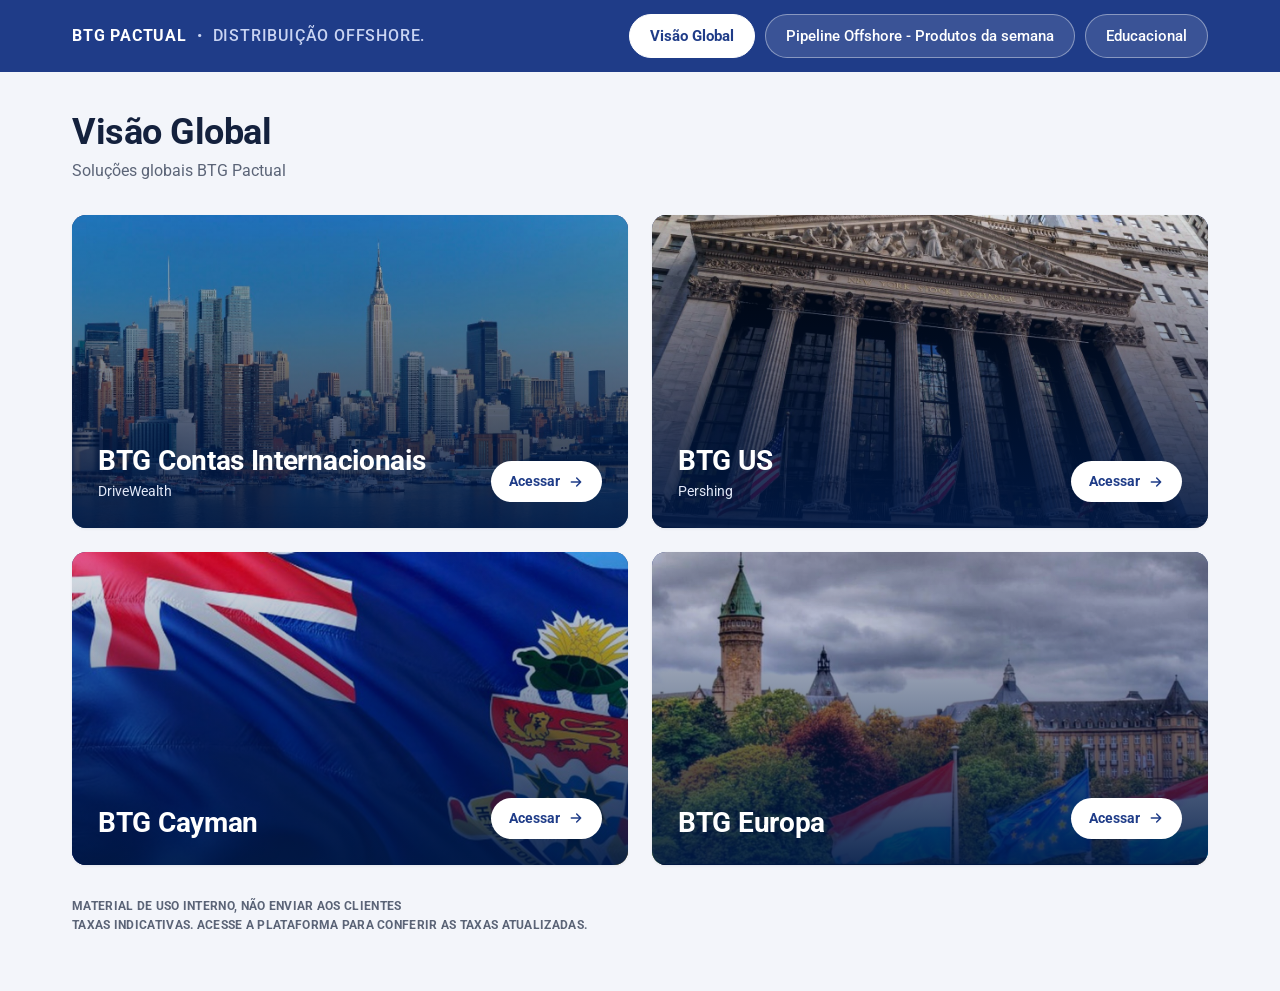
<file: index.html>
<!DOCTYPE html>
<html lang="pt-BR">
<head>
  <meta charset="UTF-8">
  <meta name="viewport" content="width=device-width, initial-scale=1">
  <title>Prateleira Global — Distribuição Offshore | BTG Pactual</title>
  <meta property="og:type" content="website">
  <meta property="og:locale" content="pt_BR">
  <meta property="og:site_name" content="BTG Pactual — Distribuição Offshore">
  <meta property="og:title" content="Prateleira Global — Distribuição Offshore | BTG Pactual">
  <meta property="og:url" content="https://btg-pactual.github.io/btg-distribuicao-offshore/">
  <meta property="og:image" content="https://btg-pactual.github.io/btg-distribuicao-offshore/social-share-cover.jpg">
  <meta property="og:image:width" content="1200">
  <meta property="og:image:height" content="630">
  <meta property="og:image:type" content="image/jpeg">
  <meta name="twitter:card" content="summary_large_image">
  <meta name="twitter:title" content="Prateleira Global — Distribuição Offshore | BTG Pactual">
  <meta name="twitter:image" content="https://btg-pactual.github.io/btg-distribuicao-offshore/social-share-cover.jpg">
  <link rel="stylesheet" href="style.css">
</head>
<body>
<header class="topbar">
  <div class="topbar__inner">
    <div class="brand">
      <span class="brand__name">btg pactual</span>
      <span class="brand__dot" aria-hidden="true">•</span>
      <span class="brand__sub">distribuição offshore.</span>
    </div>
    <nav class="nav" aria-label="Navegação">
      <a href="./index.html" class="is-active">Visão Global</a>
      <a href="./empresas.html">Pipeline Offshore - Produtos da semana</a>
      <a href="./educacional.html">Educacional</a>
    </nav>
  </div>
</header>
<main class="container page">
  <header class="page-header">
    <h1>Visão Global</h1>
    <p>Soluções globais BTG Pactual</p>
  </header>

  <section class="photo-grid" aria-label="Soluções globais">
    <a class="photo-card" href="./contas-internacionais.html" aria-label="BTG Contas Internacionais (DriveWealth)">
      <img class="photo-card__img" src="card-btg-contas-internacionais.jpeg" alt="">
      <div class="photo-card__body">
        <div class="photo-card__text">
          <div class="photo-card__title">BTG Contas Internacionais</div>
          <div class="photo-card__sub">DriveWealth</div>
        </div>
        <span class="photo-card__go">Acessar <svg width="16" height="16" viewBox="0 0 24 24" fill="none" stroke="currentColor" stroke-width="2.2" stroke-linecap="round" stroke-linejoin="round" aria-hidden="true"><path d="M5 12h14M13 6l6 6-6 6"/></svg></span>
      </div>
    </a>
    <a class="photo-card" href="./btg-us.html" aria-label="BTG US (Pershing)">
      <img class="photo-card__img" src="card-btg-us.jpeg" alt="">
      <div class="photo-card__body">
        <div class="photo-card__text">
          <div class="photo-card__title">BTG US</div>
          <div class="photo-card__sub">Pershing</div>
        </div>
        <span class="photo-card__go">Acessar <svg width="16" height="16" viewBox="0 0 24 24" fill="none" stroke="currentColor" stroke-width="2.2" stroke-linecap="round" stroke-linejoin="round" aria-hidden="true"><path d="M5 12h14M13 6l6 6-6 6"/></svg></span>
      </div>
    </a>
    <a class="photo-card" href="./btg-cayman.html" aria-label="BTG Cayman">
      <img class="photo-card__img" src="card-btg-cayman.jpeg" alt="">
      <div class="photo-card__body">
        <div class="photo-card__text"><div class="photo-card__title">BTG Cayman</div></div>
        <span class="photo-card__go">Acessar <svg width="16" height="16" viewBox="0 0 24 24" fill="none" stroke="currentColor" stroke-width="2.2" stroke-linecap="round" stroke-linejoin="round" aria-hidden="true"><path d="M5 12h14M13 6l6 6-6 6"/></svg></span>
      </div>
    </a>
    <a class="photo-card" href="./btg-europa.html" aria-label="BTG Europa">
      <img class="photo-card__img" src="card-btg-europa.jpeg" alt="">
      <div class="photo-card__body">
        <div class="photo-card__text"><div class="photo-card__title">BTG Europa</div></div>
        <span class="photo-card__go">Acessar <svg width="16" height="16" viewBox="0 0 24 24" fill="none" stroke="currentColor" stroke-width="2.2" stroke-linecap="round" stroke-linejoin="round" aria-hidden="true"><path d="M5 12h14M13 6l6 6-6 6"/></svg></span>
      </div>
    </a>
  </section>

  <p class="internal-note">
      <strong>MATERIAL DE USO INTERNO, NÃO ENVIAR AOS CLIENTES</strong><br />
      <strong>TAXAS INDICATIVAS. ACESSE A PLATAFORMA PARA CONFERIR AS TAXAS ATUALIZADAS.</strong>
  </p>
</main>
</body>
</html>
</file>
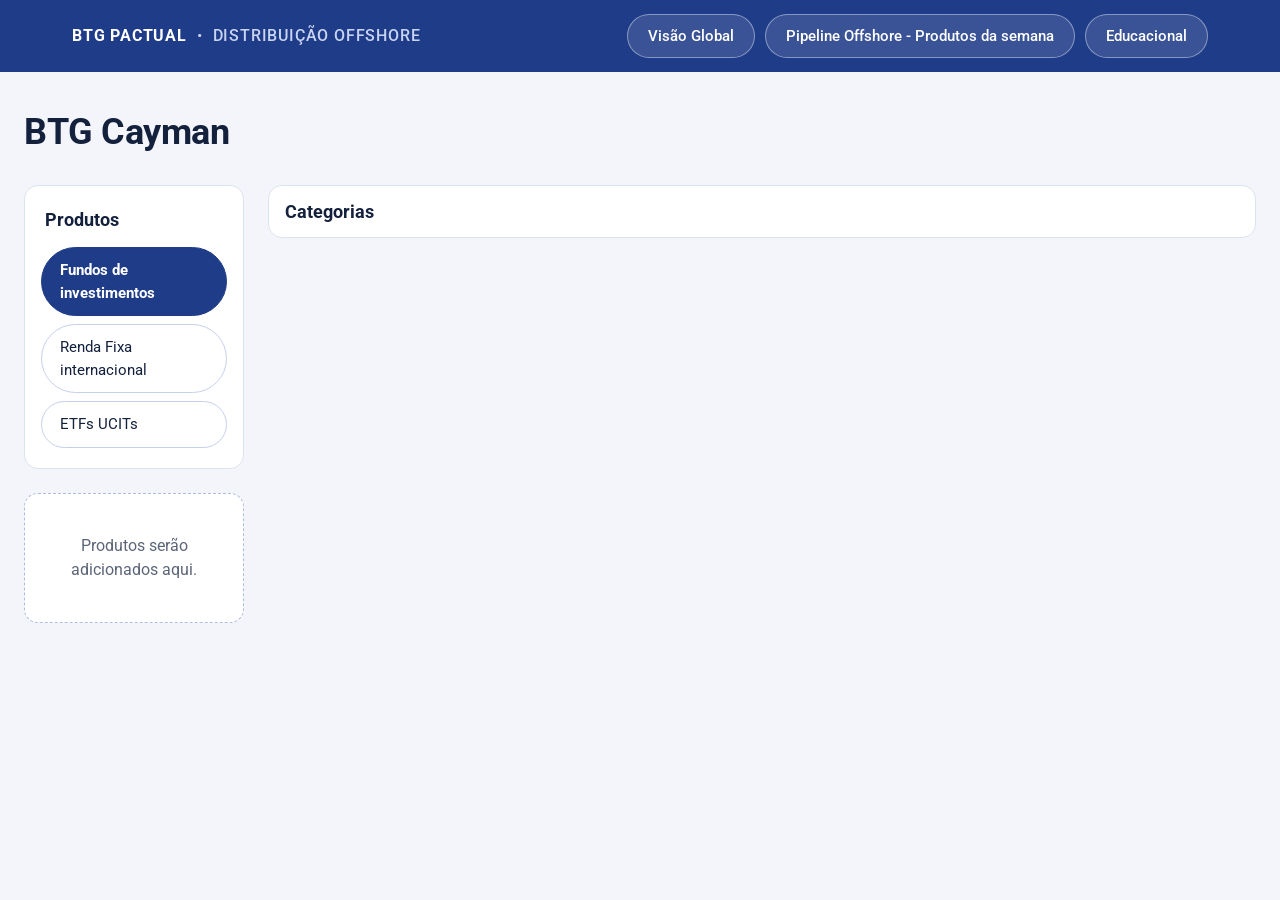
<file: btg-cayman.html>
<!DOCTYPE html>
<html lang="pt-BR">
<head>
<meta charset="UTF-8"/>
<meta name="viewport" content="width=device-width, initial-scale=1"/>
<title>BTG Cayman — Distribuição Offshore | BTG Pactual</title>
<link rel="stylesheet" href="style.css"/>
<script src="./contas-internacionais.js" defer></script>
</head>
<body>
<header class="topbar">
  <div class="topbar__inner">
    <div class="brand">
      <span class="brand__name">btg pactual</span>
      <span class="brand__dot" aria-hidden="true">•</span>
      <span class="brand__sub">distribuição offshore</span>
    </div>
    <nav class="nav" aria-label="Navegação">
      <a href="./index.html">Visão Global</a>
      <a href="./empresas.html">Pipeline Offshore - Produtos da semana</a>
      <a href="./educacional.html">Educacional</a>
    </nav>
  </div>
</header>
<main class="container container--wide page">
    <header class="page-header">
      <div><h1>BTG Cayman</h1></div>
    </header>
    <section class="shop" id="produtos" aria-label="Produtos">
        <aside class="shop__products" aria-label="Produtos">
          <h2 class="shop__heading">Produtos</h2>
          <div class="shop__list" role="tablist" aria-label="Categorias de produtos">
            <button class="side-pill is-active" id="cayman-tab-fundos" type="button" role="tab" aria-selected="true" aria-controls="cayman-panel-fundos" tabindex="0">Fundos de investimentos</button>
            <button class="side-pill" id="cayman-tab-renda-fixa" type="button" role="tab" aria-selected="false" aria-controls="cayman-panel-renda-fixa" tabindex="-1">Renda Fixa internacional</button>
            <button class="side-pill" id="cayman-tab-etfs" type="button" role="tab" aria-selected="false" aria-controls="cayman-panel-etfs" tabindex="-1">ETFs UCITs</button>
          </div>
        </aside>
        <aside class="shop__subs" aria-label="Categorias">
          <h2 class="shop__heading">Categorias</h2>
        </aside>
        <div class="shop__content">
          <section id="cayman-panel-fundos" role="tabpanel" aria-labelledby="cayman-tab-fundos"><div class="empty-state"><p>Produtos serão adicionados aqui.</p></div></section>
          <section id="cayman-panel-renda-fixa" role="tabpanel" aria-labelledby="cayman-tab-renda-fixa" hidden><div class="empty-state"><p>Produtos serão adicionados aqui.</p></div></section>
          <section id="cayman-panel-etfs" role="tabpanel" aria-labelledby="cayman-tab-etfs" hidden><div class="empty-state"><p>Produtos serão adicionados aqui.</p></div></section>
        </div>
    </section>
</main>
</body>
</html>
</file>
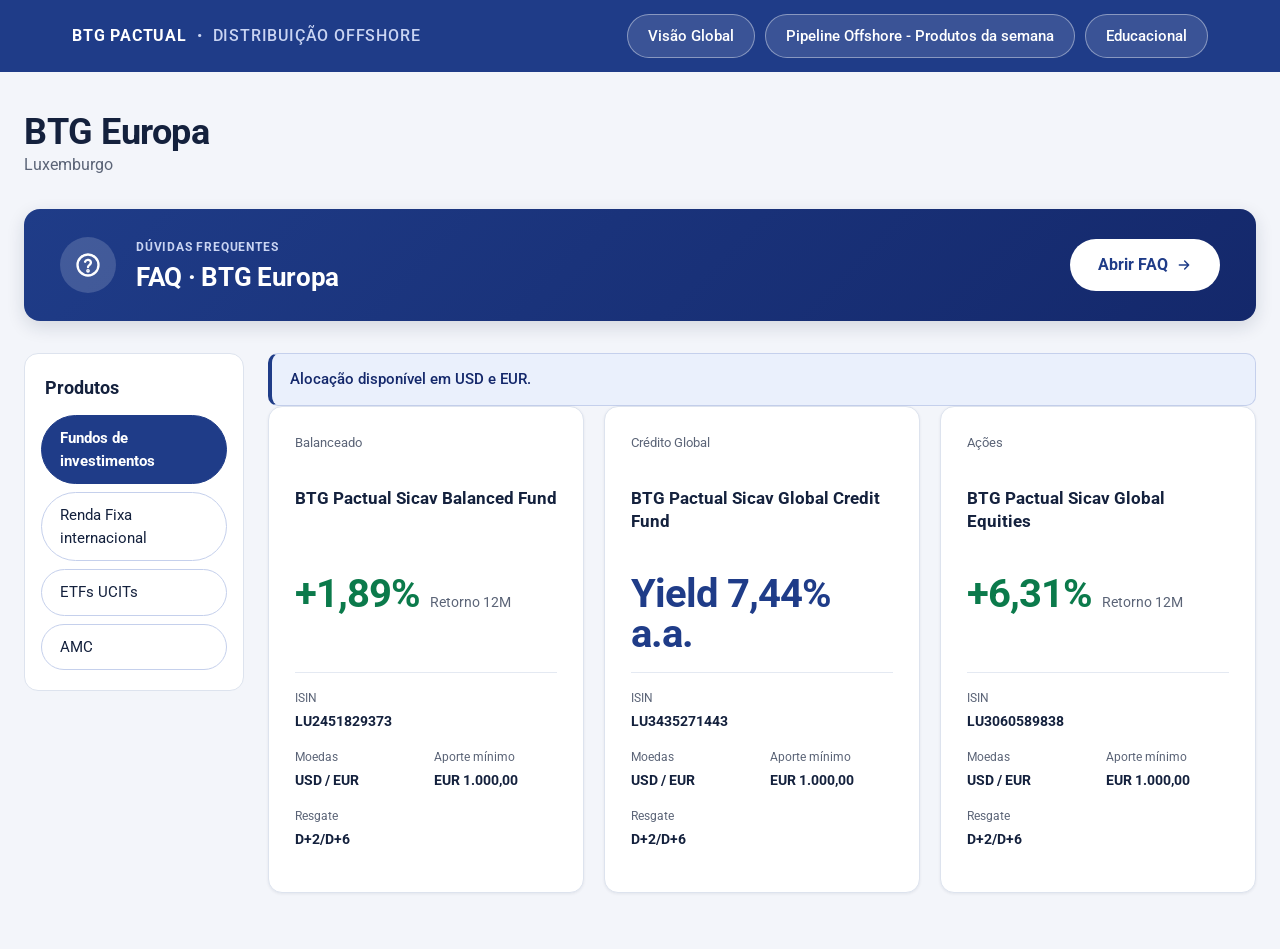
<file: btg-europa.html>
<!DOCTYPE html>
<html lang="pt-BR">
<head>
<meta charset="UTF-8"/>
<meta name="viewport" content="width=device-width, initial-scale=1"/>
<title>BTG Europa — Distribuição Offshore | BTG Pactual</title>
<link rel="stylesheet" href="style.css"/>
<script src="./contas-internacionais.js" defer></script>
</head>
<body>
<header class="topbar">
  <div class="topbar__inner">
    <div class="brand">
      <span class="brand__name">btg pactual</span>
      <span class="brand__dot" aria-hidden="true">•</span>
      <span class="brand__sub">distribuição offshore</span>
    </div>
    <nav class="nav" aria-label="Navegação">
      <a href="./index.html">Visão Global</a>
      <a href="./empresas.html">Pipeline Offshore - Produtos da semana</a>
      <a href="./educacional.html">Educacional</a>
    </nav>
  </div>
</header>
<main class="container container--wide page">
    <header class="page-header">
      <div>
        <h1>BTG Europa</h1>
        <p>Luxemburgo</p>
      </div>
    </header>
    <section class="faq-banner" aria-labelledby="faq-titulo">
      <div class="faq-banner__text">
        <span class="faq-banner__icon" aria-hidden="true"><svg width="28" height="28" viewBox="0 0 24 24" fill="none" stroke="#fff" stroke-width="2" stroke-linecap="round" stroke-linejoin="round"><circle cx="12" cy="12" r="9"/><path d="M9.5 9.2a2.6 2.6 0 0 1 5 .9c0 1.7-2.5 2.2-2.5 3.6"/><circle cx="12" cy="17" r=".6"/></svg></span>
        <div class="faq-banner__body">
          <span class="faq-banner__eyebrow">Dúvidas frequentes</span>
          <h2 class="faq-banner__title" id="faq-titulo">FAQ · BTG Europa</h2>
        </div>
      </div>
      <a class="btn-round" href="./faq-btg-europa.html">Abrir FAQ <svg width="16" height="16" viewBox="0 0 24 24" fill="none" stroke="currentColor" stroke-width="2.2" stroke-linecap="round" stroke-linejoin="round" aria-hidden="true"><path d="M5 12h14M13 6l6 6-6 6"/></svg></a>
    </section>
    <section class="shop" id="produtos" aria-label="Produtos">
        <aside class="shop__products" aria-label="Produtos">
          <h2 class="shop__heading">Produtos</h2>
          <div class="shop__list" role="tablist" aria-label="Categorias de produtos">
            <button class="side-pill is-active" id="europa-tab-fundos" type="button" role="tab" aria-selected="true" aria-controls="europa-panel-fundos" tabindex="0">Fundos de investimentos</button>
            <button class="side-pill" id="europa-tab-renda-fixa" type="button" role="tab" aria-selected="false" aria-controls="europa-panel-renda-fixa" tabindex="-1">Renda Fixa internacional</button>
            <button class="side-pill" id="europa-tab-etfs" type="button" role="tab" aria-selected="false" aria-controls="europa-panel-etfs" tabindex="-1">ETFs UCITs</button>
            <button class="side-pill" id="europa-tab-amc" type="button" role="tab" aria-selected="false" aria-controls="europa-panel-amc" tabindex="-1">AMC</button>
          </div>
        </aside>
        <aside class="shop__subs" aria-label="Categorias" hidden>
          <h2 class="shop__heading">Categorias</h2>
          <div class="shop__subs-content"></div>
        </aside>
        <div class="shop__content">
          <section id="europa-panel-fundos" role="tabpanel" aria-labelledby="europa-tab-fundos">
            <div class="info-note" role="note">Alocação disponível em USD e EUR.</div>
            <div class="grid grid--cards">
              <article class="card">
                <div class="card__head">
                  <span class="card__eyebrow">Balanceado</span>
                  <h4 class="card__title card__title--sm">BTG Pactual Sicav Balanced Fund</h4>
                </div>
                <div class="metric"><span class="metric__value is-positive">+1,89%</span><span class="metric__label">Retorno 12M</span></div>
                <dl class="stats stats--2">
                  <div class="stat stat--full"><dt class="stat__label">ISIN</dt><dd class="stat__value">LU2451829373</dd></div>
                  <div class="stat"><dt class="stat__label">Moedas</dt><dd class="stat__value">USD / EUR</dd></div>
                  <div class="stat"><dt class="stat__label">Aporte mínimo</dt><dd class="stat__value">EUR 1.000,00</dd></div>
                  <div class="stat"><dt class="stat__label">Resgate</dt><dd class="stat__value">D+2/D+6</dd></div>
                </dl>
              </article>
              <article class="card">
                <div class="card__head">
                  <span class="card__eyebrow">Crédito Global</span>
                  <h4 class="card__title card__title--sm">BTG Pactual Sicav Global Credit Fund</h4>
                </div>
                <div class="metric"><span class="metric__value">Yield 7,44% a.a.</span></div>
                <dl class="stats stats--2">
                  <div class="stat stat--full"><dt class="stat__label">ISIN</dt><dd class="stat__value">LU3435271443</dd></div>
                  <div class="stat"><dt class="stat__label">Moedas</dt><dd class="stat__value">USD / EUR</dd></div>
                  <div class="stat"><dt class="stat__label">Aporte mínimo</dt><dd class="stat__value">EUR 1.000,00</dd></div>
                  <div class="stat"><dt class="stat__label">Resgate</dt><dd class="stat__value">D+2/D+6</dd></div>
                </dl>
              </article>
              <article class="card">
                <div class="card__head">
                  <span class="card__eyebrow">Ações</span>
                  <h4 class="card__title card__title--sm">BTG Pactual Sicav Global Equities</h4>
                </div>
                <div class="metric"><span class="metric__value is-positive">+6,31%</span><span class="metric__label">Retorno 12M</span></div>
                <dl class="stats stats--2">
                  <div class="stat stat--full"><dt class="stat__label">ISIN</dt><dd class="stat__value">LU3060589838</dd></div>
                  <div class="stat"><dt class="stat__label">Moedas</dt><dd class="stat__value">USD / EUR</dd></div>
                  <div class="stat"><dt class="stat__label">Aporte mínimo</dt><dd class="stat__value">EUR 1.000,00</dd></div>
                  <div class="stat"><dt class="stat__label">Resgate</dt><dd class="stat__value">D+2/D+6</dd></div>
                </dl>
              </article>
            </div>
          </section>
          <section id="europa-panel-renda-fixa" role="tabpanel" aria-labelledby="europa-tab-renda-fixa" hidden><div class="empty-state"><p>Produtos de Renda Fixa Internacional serão adicionados aqui.</p></div></section>
          <section id="europa-panel-etfs" role="tabpanel" aria-labelledby="europa-tab-etfs" hidden><div class="empty-state"><p>Produtos de ETFs UCITs serão adicionados aqui.</p></div></section>
          <section id="europa-panel-amc" role="tabpanel" aria-labelledby="europa-tab-amc" hidden><div class="empty-state"><p>Produtos de AMC serão adicionados aqui.</p></div></section>
        </div>
    </section>
</main>
</body>
</html>
</file>
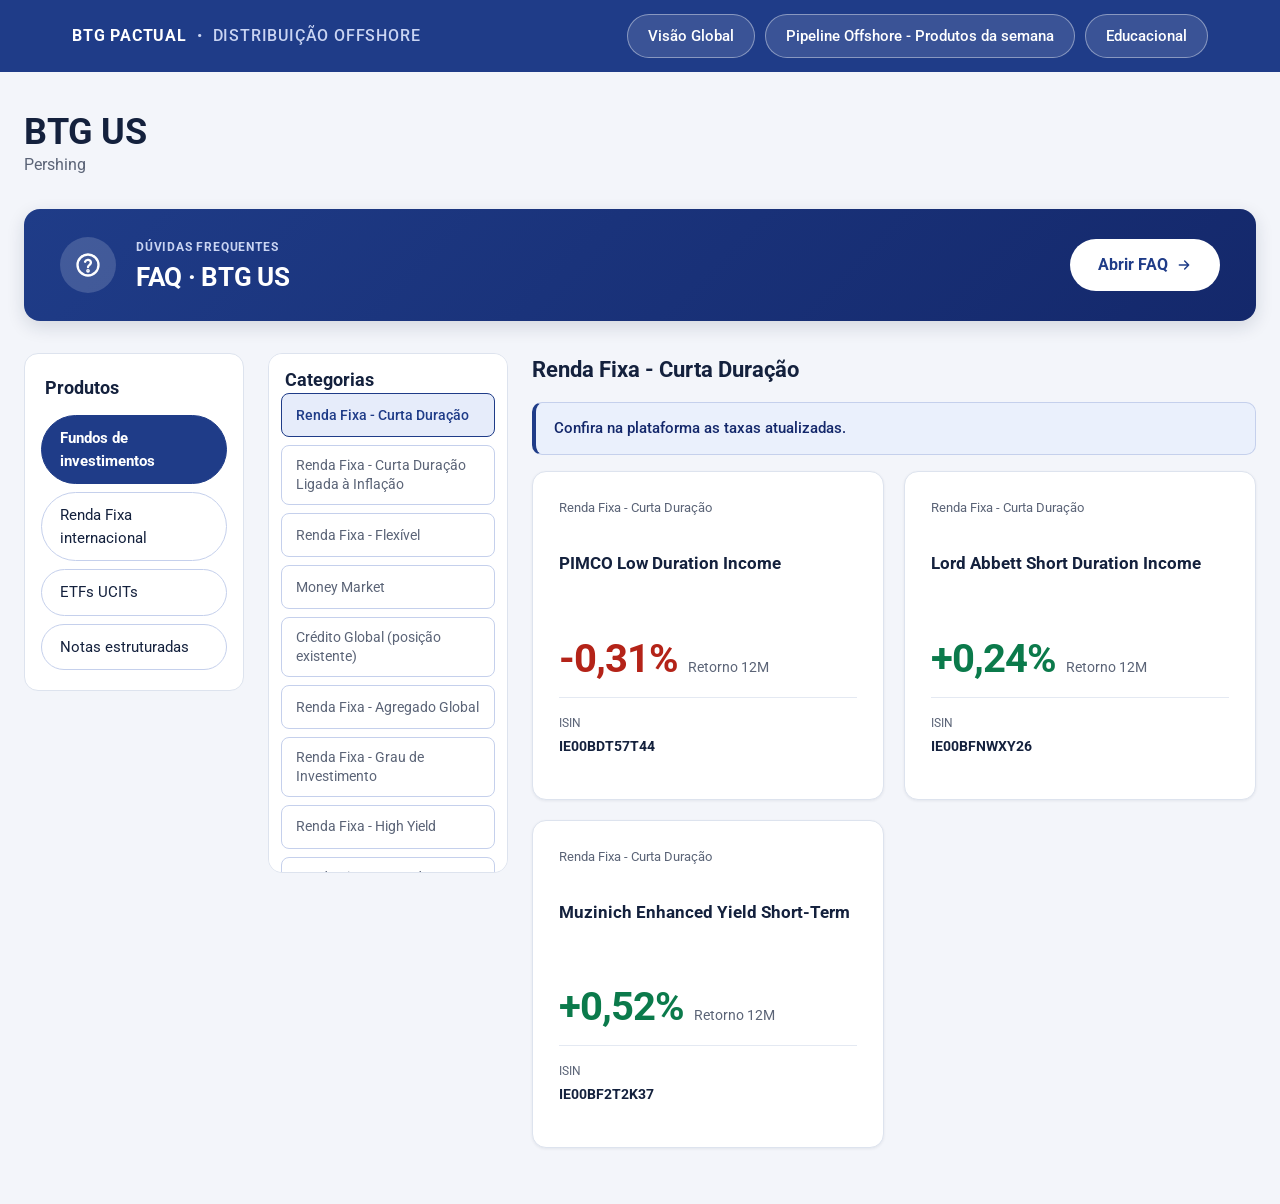
<file: btg-us.html>
<!DOCTYPE html>
<html lang="pt-BR">
<head>
<meta charset="UTF-8"/>
<meta name="viewport" content="width=device-width, initial-scale=1"/>
<title>BTG US — Distribuição Offshore | BTG Pactual</title>
<link rel="stylesheet" href="style.css"/>
<script src="./contas-internacionais.js" defer></script>
</head>
<body>
<header class="topbar">
  <div class="topbar__inner">
    <div class="brand">
      <span class="brand__name">btg pactual</span>
      <span class="brand__dot" aria-hidden="true">•</span>
      <span class="brand__sub">distribuição offshore</span>
    </div>
    <nav class="nav" aria-label="Navegação">
      <a href="./index.html">Visão Global</a>
      <a href="./empresas.html">Pipeline Offshore - Produtos da semana</a>
      <a href="./educacional.html">Educacional</a>
    </nav>
  </div>
</header>
<main class="container container--wide page">
    <header class="page-header">
      <div>
        <h1>BTG US</h1>
        <p>Pershing</p>
      </div>
    </header>
    <section class="faq-banner" aria-labelledby="faq-titulo">
      <div class="faq-banner__text">
        <span class="faq-banner__icon" aria-hidden="true"><svg width="28" height="28" viewBox="0 0 24 24" fill="none" stroke="#fff" stroke-width="2" stroke-linecap="round" stroke-linejoin="round"><circle cx="12" cy="12" r="9"/><path d="M9.5 9.2a2.6 2.6 0 0 1 5 .9c0 1.7-2.5 2.2-2.5 3.6"/><circle cx="12" cy="17" r=".6"/></svg></span>
        <div class="faq-banner__body">
          <span class="faq-banner__eyebrow">Dúvidas frequentes</span>
          <h2 class="faq-banner__title" id="faq-titulo">FAQ · BTG US</h2>
        </div>
      </div>
      <a class="btn-round" href="./faq-btg-us.html">Abrir FAQ <svg width="16" height="16" viewBox="0 0 24 24" fill="none" stroke="currentColor" stroke-width="2.2" stroke-linecap="round" stroke-linejoin="round" aria-hidden="true"><path d="M5 12h14M13 6l6 6-6 6"/></svg></a>
    </section>
    <section class="shop" id="produtos" aria-label="Produtos">
        <aside class="shop__products" aria-label="Produtos">
          <h2 class="shop__heading">Produtos</h2>
          <div class="shop__list" role="tablist" aria-label="Categorias de produtos">
            <button class="side-pill is-active" id="us-tab-fundos" type="button" role="tab" aria-selected="true" aria-controls="us-panel-fundos" tabindex="0">Fundos de investimentos</button>
            <button class="side-pill" id="us-tab-renda-fixa" type="button" role="tab" aria-selected="false" aria-controls="us-panel-renda-fixa" tabindex="-1">Renda Fixa internacional</button>
            <button class="side-pill" id="us-tab-etfs" type="button" role="tab" aria-selected="false" aria-controls="us-panel-etfs" tabindex="-1">ETFs UCITs</button>
            <button class="side-pill" id="us-tab-notas" type="button" role="tab" aria-selected="false" aria-controls="us-panel-notas" tabindex="-1">Notas estruturadas</button>
          </div>
        </aside>
        <aside class="shop__subs" aria-label="Categorias" hidden>
          <h2 class="shop__heading">Categorias</h2>
          <div class="shop__subs-content"></div>
        </aside>
        <div class="shop__content">
          <section id="us-panel-fundos" role="tabpanel" aria-labelledby="us-tab-fundos">
            <div id="us-fund-browser"></div>
          </section>
          <section id="us-panel-renda-fixa" role="tabpanel" aria-labelledby="us-tab-renda-fixa" hidden>
            <p class="note">Produtos de Renda Fixa Internacional serão adicionados aqui.</p>
          </section>
          <section id="us-panel-etfs" role="tabpanel" aria-labelledby="us-tab-etfs" hidden>
            <p class="note">Produtos de ETFs UCITs serão adicionados aqui.</p>
          </section>
          <section id="us-panel-notas" role="tabpanel" aria-labelledby="us-tab-notas" hidden>
            <div class="empty-state"><p>Produtos de Notas Estruturadas serão adicionados aqui.</p></div>
          </section>
        </div>
    </section>
</main>
</body>
</html>
</file>
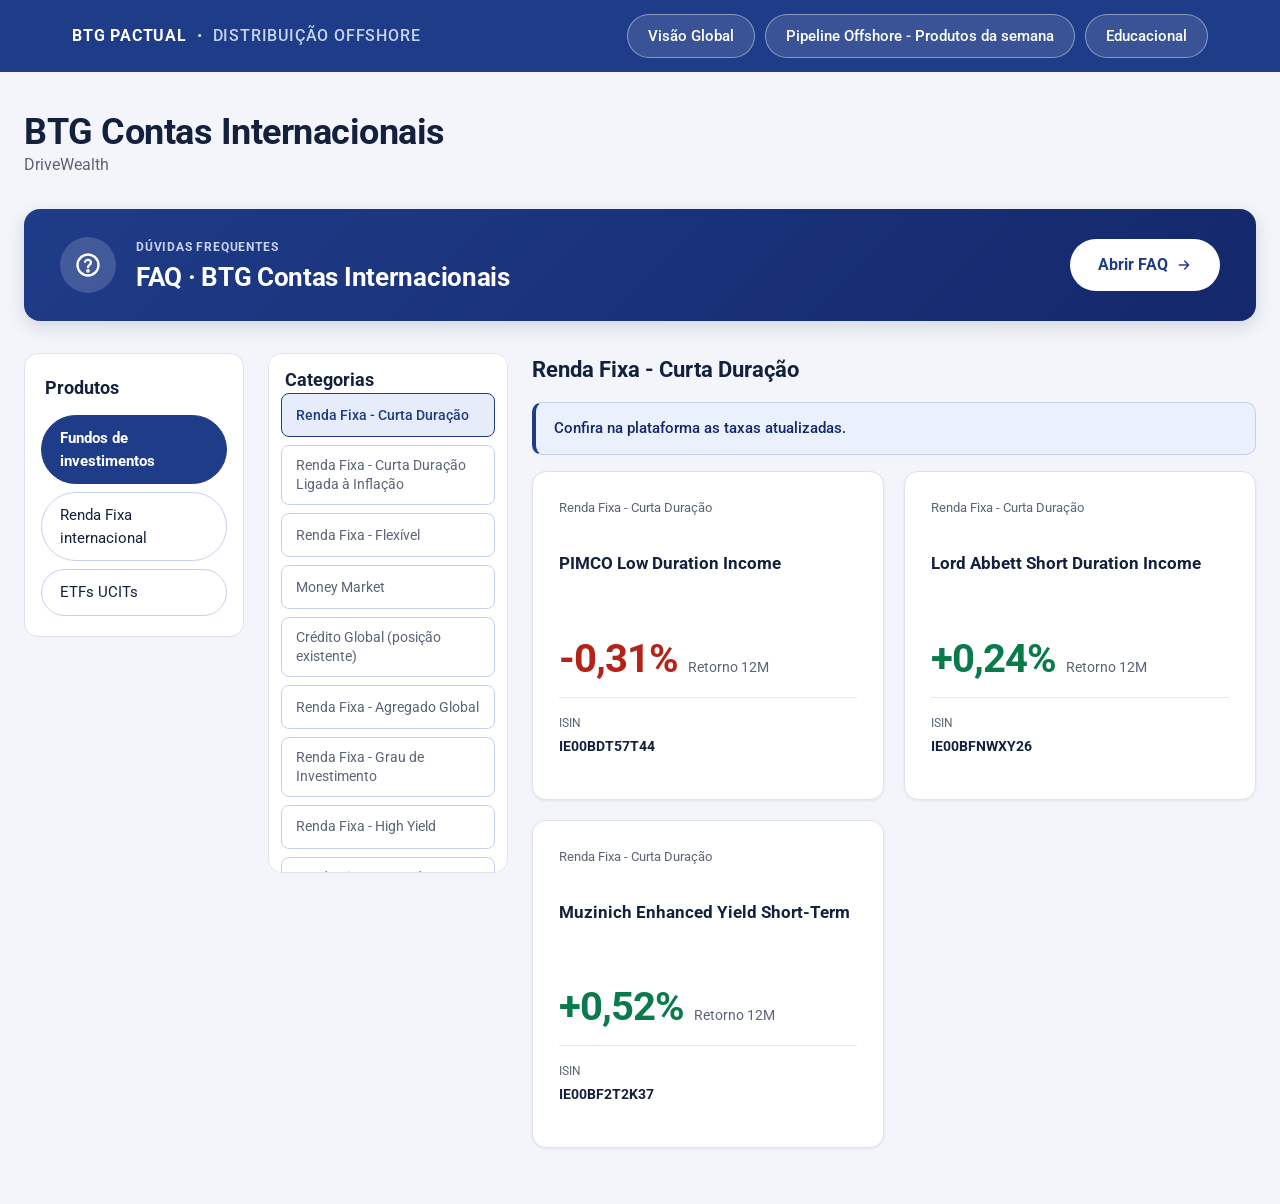
<file: contas-internacionais.html>
<!DOCTYPE html>
<html lang="pt-BR">
<head>
<meta charset="UTF-8"/>
<meta name="viewport" content="width=device-width, initial-scale=1"/>
<title>BTG Contas Internacionais — Distribuição Offshore | BTG Pactual</title>
<link rel="stylesheet" href="style.css"/>
<script src="./contas-internacionais.js" defer></script>
</head>
<body>
<header class="topbar">
  <div class="topbar__inner">
    <div class="brand">
      <span class="brand__name">btg pactual</span>
      <span class="brand__dot" aria-hidden="true">•</span>
      <span class="brand__sub">distribuição offshore</span>
    </div>
    <nav class="nav" aria-label="Navegação">
      <a href="./index.html">Visão Global</a>
      <a href="./empresas.html">Pipeline Offshore - Produtos da semana</a>
      <a href="./educacional.html">Educacional</a>
    </nav>
  </div>
</header>
<main class="container container--wide page">
    <header class="page-header">
      <div>
        <h1>BTG Contas Internacionais</h1>
        <p>DriveWealth</p>
      </div>
    </header>
    <section class="faq-banner" aria-labelledby="faq-titulo">
      <div class="faq-banner__text">
        <span class="faq-banner__icon" aria-hidden="true"><svg width="28" height="28" viewBox="0 0 24 24" fill="none" stroke="#fff" stroke-width="2" stroke-linecap="round" stroke-linejoin="round"><circle cx="12" cy="12" r="9"/><path d="M9.5 9.2a2.6 2.6 0 0 1 5 .9c0 1.7-2.5 2.2-2.5 3.6"/><circle cx="12" cy="17" r=".6"/></svg></span>
        <div class="faq-banner__body">
          <span class="faq-banner__eyebrow">Dúvidas frequentes</span>
          <h2 class="faq-banner__title" id="faq-titulo">FAQ · BTG Contas Internacionais</h2>
        </div>
      </div>
      <a class="btn-round" href="./faq-contas-internacionais.html">Abrir FAQ <svg width="16" height="16" viewBox="0 0 24 24" fill="none" stroke="currentColor" stroke-width="2.2" stroke-linecap="round" stroke-linejoin="round" aria-hidden="true"><path d="M5 12h14M13 6l6 6-6 6"/></svg></a>
    </section>
    <section class="shop" id="produtos" aria-label="Produtos">
        <aside class="shop__products" aria-label="Produtos">
          <h2 class="shop__heading">Produtos</h2>
          <div class="shop__list" role="tablist" aria-label="Categorias de produtos">
            <button class="side-pill is-active" id="tab-fundos" type="button" role="tab" aria-selected="true" aria-controls="panel-fundos" tabindex="0">Fundos de investimentos</button>
            <button class="side-pill" id="tab-renda-fixa" type="button" role="tab" aria-selected="false" aria-controls="panel-renda-fixa" tabindex="-1">Renda Fixa internacional</button>
            <button class="side-pill" id="tab-etfs" type="button" role="tab" aria-selected="false" aria-controls="panel-etfs" tabindex="-1">ETFs UCITs</button>
          </div>
        </aside>
        <aside class="shop__subs" aria-label="Categorias" hidden>
          <h2 class="shop__heading">Categorias</h2>
          <div class="shop__subs-content"></div>
        </aside>
        <div class="shop__content">
          <section id="panel-fundos" role="tabpanel" aria-labelledby="tab-fundos">
            <div id="fund-browser"></div>
          </section>
          <section id="panel-renda-fixa" role="tabpanel" aria-labelledby="tab-renda-fixa" hidden>
            <p class="note">Selecione uma classe para consultar os títulos disponíveis.</p>
          </section>
          <section id="panel-etfs" role="tabpanel" aria-labelledby="tab-etfs" hidden>
            <p class="note">Produtos de ETFs UCITs serão adicionados aqui.</p>
          </section>
        </div>
    </section>
</main>
</body>
</html>
</file>
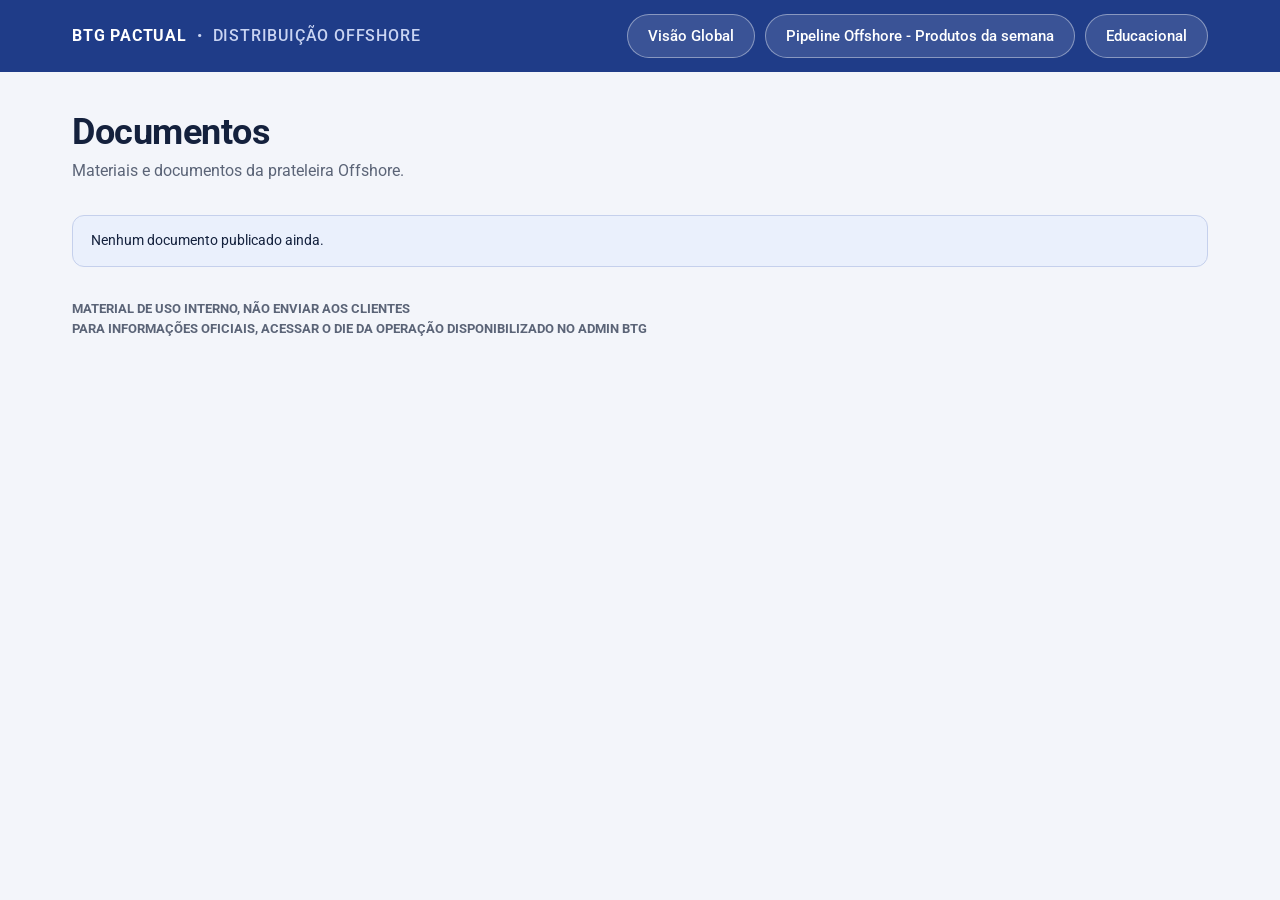
<file: documentos.html>
<!DOCTYPE html>
<html lang="pt-BR">
<head>
<meta charset="UTF-8"/>
<meta name="viewport" content="width=device-width, initial-scale=1"/>
<title>Documentos — Distribuição Offshore | BTG Pactual</title>
<link rel="stylesheet" href="style.css"/>
</head>
<body>
<header class="topbar">
  <div class="topbar__inner">
    <div class="brand">
      <span class="brand__name">btg pactual</span>
      <span class="brand__dot" aria-hidden="true">•</span>
      <span class="brand__sub">distribuição offshore</span>
    </div>
    <nav class="nav" aria-label="Navegação">
      <a href="./index.html">Visão Global</a>
      <a href="./empresas.html">Pipeline Offshore - Produtos da semana</a>
      <a href="./educacional.html">Educacional</a>
    </nav>
  </div>
</header>
<main class="container page">
    <header class="page-header">
        <h1>Documentos</h1>
        <p>Materiais e documentos da prateleira Offshore.</p>
    </header>
    <p class="note">Nenhum documento publicado ainda.</p>
    <p class="disclaimer">
      <strong>MATERIAL DE USO INTERNO, NÃO ENVIAR AOS CLIENTES</strong><br />
      <strong>PARA INFORMAÇÕES OFICIAIS, ACESSAR O DIE DA OPERAÇÃO DISPONIBILIZADO NO ADMIN BTG</strong>
    </p>
</main>
</body>
</html>
</file>
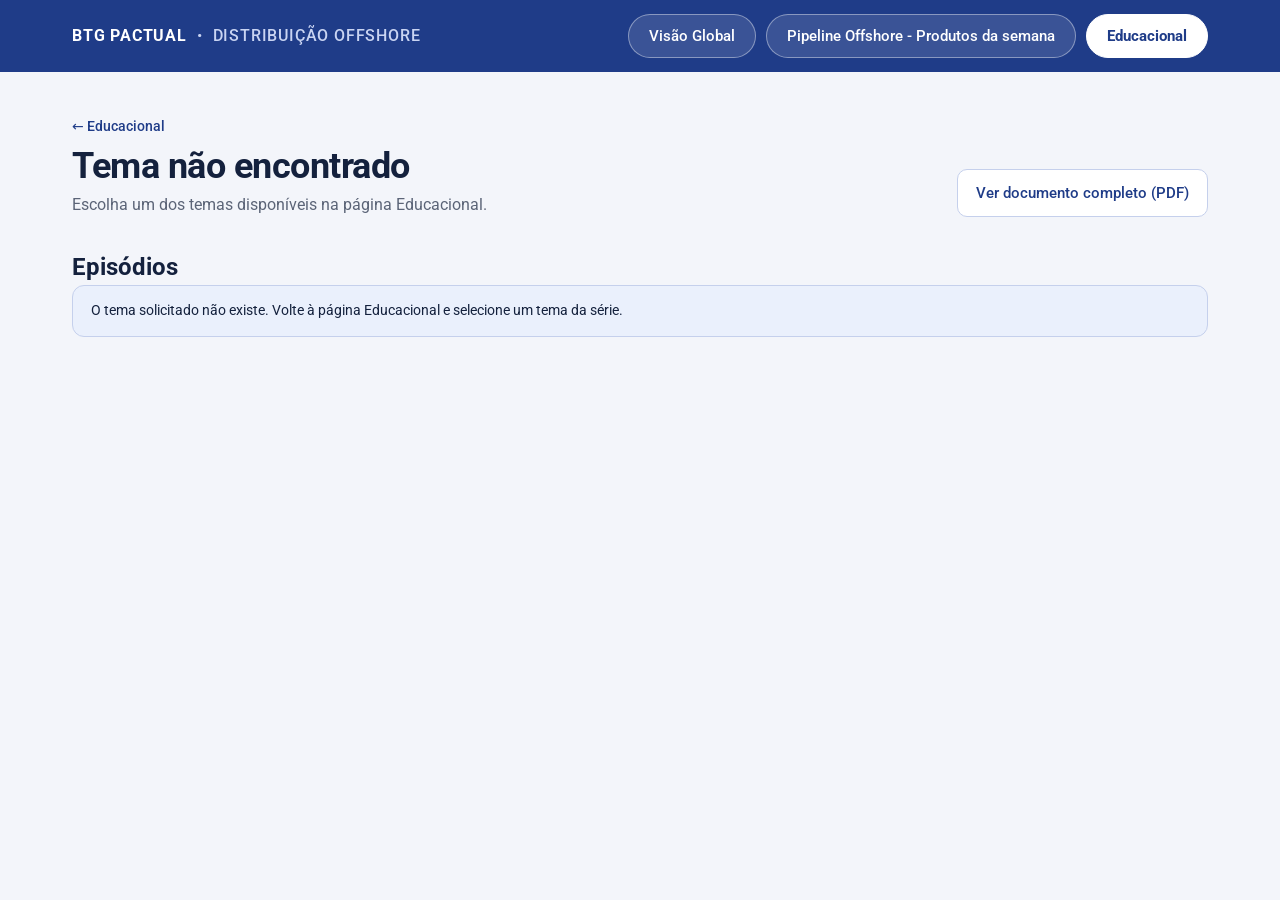
<file: educacional-episodios.html>
<!DOCTYPE html>
<html lang="pt-BR">
<head>
<meta charset="UTF-8"/>
<meta name="viewport" content="width=device-width, initial-scale=1"/>
<title>Episódios — Educacional | BTG Pactual</title>
<link rel="stylesheet" href="style.css"/>
</head>
<body>
<header class="topbar">
  <div class="topbar__inner">
    <div class="brand">
      <span class="brand__name">btg pactual</span>
      <span class="brand__dot" aria-hidden="true">•</span>
      <span class="brand__sub">distribuição offshore</span>
    </div>
    <nav class="nav" aria-label="Navegação">
      <a href="./index.html">Visão Global</a>
      <a href="./empresas.html">Pipeline Offshore - Produtos da semana</a>
      <a href="./educacional.html" aria-current="page">Educacional</a>
    </nav>
  </div>
</header>
<main class="container page">
  <header class="page-header page-header--row">
    <div>
      <a class="back-link" href="./educacional.html">← Educacional</a>
      <h1 id="topic-title">Episódios</h1>
      <p id="topic-description">Selecione um tema da série para ver os episódios.</p>
    </div>
    <a class="btn" href="./materiais/Investindo_pelo_Mundo_Resumo_por_Tema_11.26.pdf" target="_blank" rel="noopener">Ver documento completo (PDF)</a>
  </header>
  <section aria-labelledby="episodes-heading">
    <div class="section-title">
      <h2 id="episodes-heading">Episódios</h2>
      <span class="count" id="episode-count"></span>
    </div>
    <div class="grid grid--3" id="episode-list" aria-live="polite"></div>
    <p class="note" id="topic-message" role="status" hidden></p>
  </section>
</main>
<script>
const topics = {
  "diversificacao-global": {
    title: "Diversificação Global",
    description: "Por que, quando e como começar a investir fora do Brasil: dólar, dúvidas comuns e tributação.",
    episodes: [
      ["Dolarizar a carteira é a melhor proteção para o brasileiro | Investindo pelo Mundo", "otcJBavQ11Q"],
      ["A importância de diversificar globalmente | Investindo pelo Mundo", "ZdOQS4m4h-8"],
      ["Dólar: existe um momento certo para comprar?", "0tpPLc8dxvc"],
      ["6 dúvidas comuns para quem vai começar a investir no exterior | Investindo pelo Mundo", "l0zDxl65Nt8"],
      ["Como fazer preço médio com dólar | Investindo pelo Mundo", "Hrgcl9KFnPc"],
      ["Diferenças entre o investidor brasileiro e o americano | Investindo pelo Mundo", "Q2tQrZj54Mk"],
      ["As principais dúvidas de quem investe no exterior | Investindo pelo Mundo", "3x4AwXomP9Y"],
      ["Como funciona a tributação sobre investimentos no exterior para pessoa física?", "bN36xh9WUKs"],
      ["Investir todo mês: quais são as vantagens? | Investindo pelo Mundo", "zvmbvPgaS9Q"]
    ]
  },
  "cambio": {
    title: "Câmbio",
    description: "Como funciona o câmbio na prática: dólar comercial, turismo e PTAX, e as principais dúvidas.",
    episodes: [
      ["Dólar comercial, turismo e PTAX: entenda as diferenças | Investindo pelo Mundo", "L9gEaBJI0Xs"],
      ["As principais dúvidas ao fazer câmbio | Investindo pelo Mundo", "WkCtuw2ZKSE"]
    ]
  },
  "renda-fixa-global": {
    title: "Renda Fixa Global",
    description: "Como funciona a renda fixa fora do país e como ela é tributada nos EUA.",
    episodes: [
      ["5 coisas sobre renda fixa global que todo investidor precisa saber | Investindo pelo Mundo", "xCn6pz0hTKs"],
      ["Como funciona a Renda Fixa global (parte 1) | Investindo pelo Mundo", "cHXF6Wg48Zs"],
      ["Como funciona a Renda Fixa global (parte 2) | Investindo pelo Mundo", "Y6bD5P_y2zQ"],
      ["Tributação na renda fixa dos EUA: o que o investidor precisa saber | Investindo pelo Mundo", "DtEfMbfJE64"]
    ]
  },
  "renda-variavel-global": {
    title: "Renda Variável Global",
    description: "Como investir em ações nos EUA e entender a tributação da renda variável.",
    episodes: [
      ["5 coisas que você precisa saber antes de investir em renda variável global | Investindo pelo Mundo", "Mwg1wNz8POQ"],
      ["Como investir em ações nos EUA? (parte 1) | Investindo pelo Mundo", "k8xSI5GlDz4"],
      ["Como investir em ações nos EUA? (parte 2) | Investindo pelo Mundo", "S8TDGbOkUyE"],
      ["Entenda como funciona a tributação na renda variável dos EUA | Investindo pelo Mundo", "42kSB8svMaY"]
    ]
  },
  "alternativos": {
    title: "Alternativos",
    description: "O que são investimentos alternativos, hedge funds e opções semilíquidas e ilíquidas.",
    episodes: [
      ["O que são investimentos alternativos? | Investindo pelo Mundo", "euSuWdwJQqs"],
      ["Investimentos alternativos semilíquidos e ilíquidos | Investindo pelo Mundo", "WWfns0uAyhs"],
      ["Como funcionam os Hedge Funds? | Investindo pelo Mundo", "v-5MGgCsj6I"]
    ]
  },
  "produtos-de-investimentos": {
    title: "Produtos de Investimentos",
    description: "Dólar, mutual funds, investimentos temáticos, ETFs UCITS e bonds.",
    episodes: [
      ["5 formas práticas de investir em dólar | Investindo pelo Mundo", "JLeanxzrwxk"],
      ["O que são Mutual Funds e como funcionam? | Investindo pelo Mundo", "wdRY6fKqYxM"],
      ["Mutual Funds: como investir em fundos no exterior | Investindo pelo Mundo", "8oumq5kcO5E"],
      ["Investimentos Temáticos: como investir em IA, energia limpa e tecnologia | Investindo pelo Mundo", "_mk4852cSVk"],
      ["ETFs UCITS: como investir no exterior pagando menos imposto | Investindo pelo Mundo", "unQ4CCrmL30"],
      ["Como escolher ETFs globais: erros e acertos de quem está começando | Investindo pelo Mundo", "qcx3PnwxAqU"],
      ["Bonds: conheça a renda fixa no exterior | Investindo pelo Mundo", "Olx8UhFjw7E"],
      ["Bonds: principais termos usados pelo mercado (parte 1) | Investindo pelo Mundo", "vc2IHNqda_c"],
      ["Bonds: principais termos usados pelo mercado (parte 2) | Investindo pelo Mundo", "UuuGtSs4ZBc"]
    ]
  }
};

const topic = topics[new URLSearchParams(window.location.search).get("tema")];
const topicTitle = document.getElementById("topic-title");
const topicDescription = document.getElementById("topic-description");
const episodeCount = document.getElementById("episode-count");
const episodeList = document.getElementById("episode-list");
const topicMessage = document.getElementById("topic-message");

if (topic) {
  document.title = `${topic.title} — Educacional | BTG Pactual`;
  topicTitle.textContent = topic.title;
  topicDescription.textContent = topic.description;
  episodeCount.textContent = `${topic.episodes.length} episódios`;

  topic.episodes.forEach(([title, videoId], index) => {
    const episode = document.createElement("a");
    episode.className = "card theme-card";
    episode.href = `https://www.youtube.com/watch?v=${videoId}`;
    episode.target = "_blank";
    episode.rel = "noopener noreferrer";
    episode.setAttribute("aria-label", `Assistir episódio ${index + 1}: ${title}`);

    const top = document.createElement("div");
    top.className = "theme-card__top";
    const badge = document.createElement("span");
    badge.className = "badge";
    badge.textContent = `Episódio ${String(index + 1).padStart(2, "0")}`;
    const playIcon = document.createElement("span");
    playIcon.className = "theme-card__icon";
    playIcon.setAttribute("aria-hidden", "true");
    playIcon.innerHTML = '<svg width="20" height="20" viewBox="0 0 24 24" fill="currentColor"><path d="M8 5v14l11-7z"></path></svg>';
    top.append(badge, playIcon);

    const heading = document.createElement("h2");
    heading.className = "card__title card__title--sm";
    heading.textContent = title;
    const action = document.createElement("span");
    action.className = "theme-card__link";
    action.textContent = "Assistir no YouTube →";
    episode.append(top, heading, action);
    episodeList.append(episode);
  });
} else {
  topicTitle.textContent = "Tema não encontrado";
  topicDescription.textContent = "Escolha um dos temas disponíveis na página Educacional.";
  topicMessage.hidden = false;
  topicMessage.textContent = "O tema solicitado não existe. Volte à página Educacional e selecione um tema da série.";
}
</script>
</body>
</html>
</file>
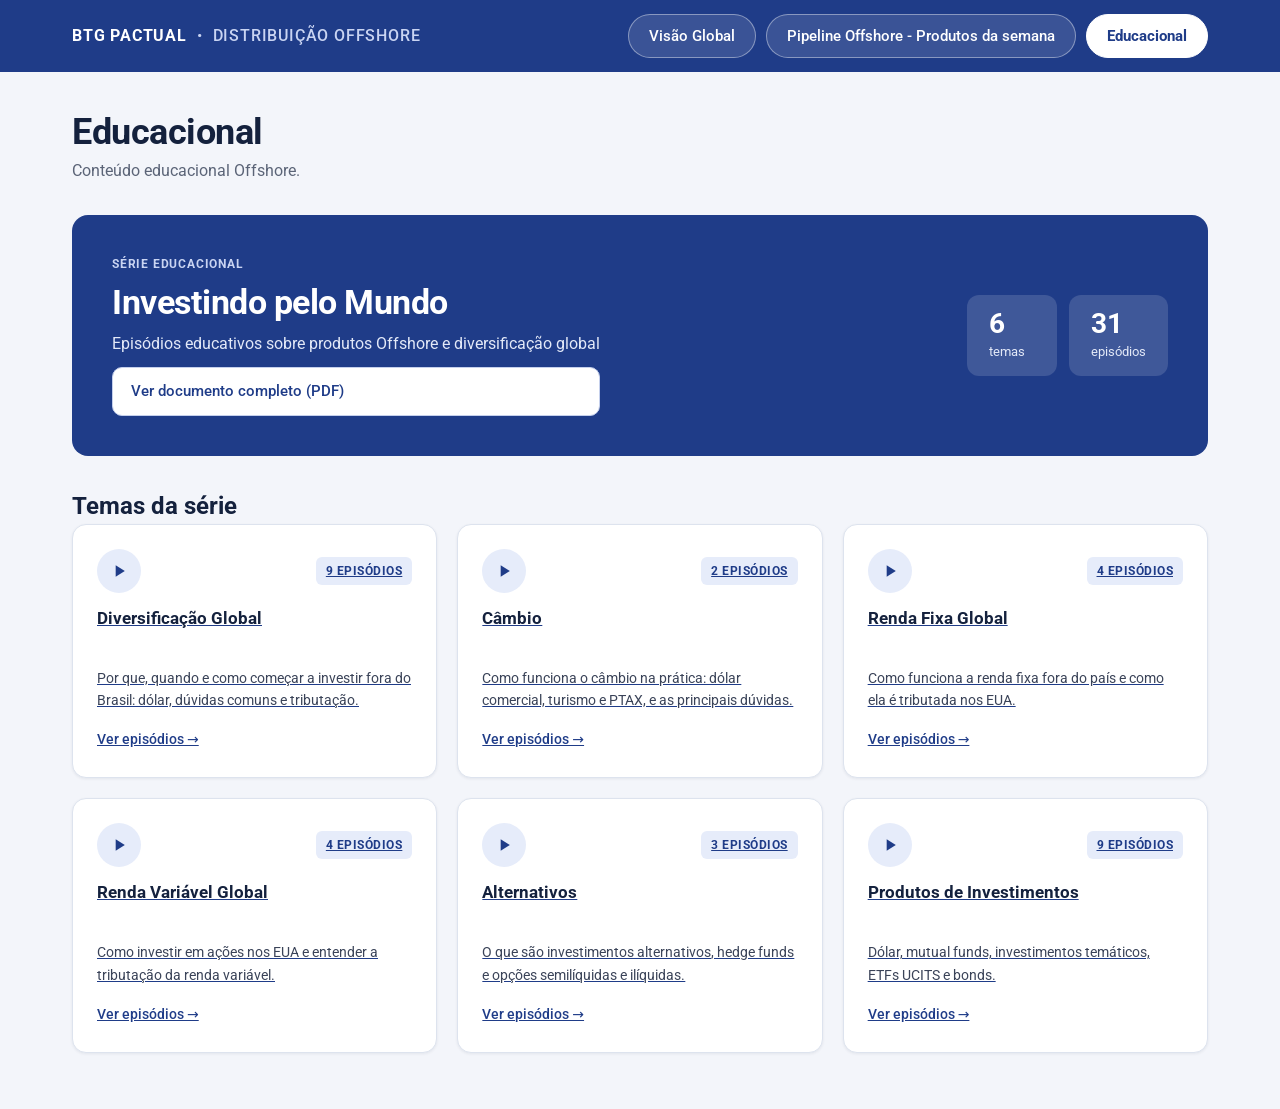
<file: educacional.html>
<!DOCTYPE html>
<html lang="pt-BR">
<head>
<meta charset="UTF-8"/>
<meta name="viewport" content="width=device-width, initial-scale=1"/>
<title>Educacional — Distribuição Offshore | BTG Pactual</title>
<link rel="stylesheet" href="style.css"/>
</head>
<body>
<header class="topbar">
  <div class="topbar__inner">
    <div class="brand">
      <span class="brand__name">btg pactual</span>
      <span class="brand__dot" aria-hidden="true">•</span>
      <span class="brand__sub">distribuição offshore</span>
    </div>
    <nav class="nav" aria-label="Navegação">
      <a href="./index.html">Visão Global</a>
      <a href="./empresas.html">Pipeline Offshore - Produtos da semana</a>
      <a href="./educacional.html" aria-current="page">Educacional</a>
    </nav>
  </div>
</header>
<main class="container page">
    <header class="page-header">
        <h1>Educacional</h1>
        <p>Conteúdo educacional Offshore.</p>
    </header>
    <section class="hero-banner" aria-label="Série educacional Investindo pelo Mundo">
      <div class="hero-banner__text">
        <span class="hero-banner__eyebrow">Série educacional</span>
        <h2>Investindo pelo Mundo</h2>
        <p>Episódios educativos sobre produtos Offshore e diversificação global</p>
        <a class="btn" href="./materiais/Investindo_pelo_Mundo_Resumo_por_Tema_11.26.pdf" target="_blank" rel="noopener">Ver documento completo (PDF)</a>
      </div>
      <div class="hero-banner__stats">
        <div class="hero-banner__stat"><strong>6</strong><span>temas</span></div>
        <div class="hero-banner__stat"><strong>31</strong><span>episódios</span></div>
      </div>
    </section>
    <section aria-label="Temas de Investindo pelo Mundo">
      <div class="section-title"><h2>Temas da série</h2></div>
      <div class="grid grid--3">
        <a class="card theme-card" href="./educacional-episodios.html?tema=diversificacao-global" aria-label="Ver 9 episódios de Diversificação Global">
          <div class="theme-card__top"><span class="theme-card__icon" aria-hidden="true"><svg width="20" height="20" viewBox="0 0 24 24" fill="currentColor"><path d="M8 5v14l11-7z"></path></svg></span><span class="badge">9 episódios</span></div>
          <h3 class="card__title card__title--sm">Diversificação Global</h3>
          <p class="card__desc">Por que, quando e como começar a investir fora do Brasil: dólar, dúvidas comuns e tributação.</p>
          <span class="theme-card__link">Ver episódios →</span>
        </a>
        <a class="card theme-card" href="./educacional-episodios.html?tema=cambio" aria-label="Ver 2 episódios de Câmbio">
          <div class="theme-card__top"><span class="theme-card__icon" aria-hidden="true"><svg width="20" height="20" viewBox="0 0 24 24" fill="currentColor"><path d="M8 5v14l11-7z"></path></svg></span><span class="badge">2 episódios</span></div>
          <h3 class="card__title card__title--sm">Câmbio</h3>
          <p class="card__desc">Como funciona o câmbio na prática: dólar comercial, turismo e PTAX, e as principais dúvidas.</p>
          <span class="theme-card__link">Ver episódios →</span>
        </a>
        <a class="card theme-card" href="./educacional-episodios.html?tema=renda-fixa-global" aria-label="Ver 4 episódios de Renda Fixa Global">
          <div class="theme-card__top"><span class="theme-card__icon" aria-hidden="true"><svg width="20" height="20" viewBox="0 0 24 24" fill="currentColor"><path d="M8 5v14l11-7z"></path></svg></span><span class="badge">4 episódios</span></div>
          <h3 class="card__title card__title--sm">Renda Fixa Global</h3>
          <p class="card__desc">Como funciona a renda fixa fora do país e como ela é tributada nos EUA.</p>
          <span class="theme-card__link">Ver episódios →</span>
        </a>
        <a class="card theme-card" href="./educacional-episodios.html?tema=renda-variavel-global" aria-label="Ver 4 episódios de Renda Variável Global">
          <div class="theme-card__top"><span class="theme-card__icon" aria-hidden="true"><svg width="20" height="20" viewBox="0 0 24 24" fill="currentColor"><path d="M8 5v14l11-7z"></path></svg></span><span class="badge">4 episódios</span></div>
          <h3 class="card__title card__title--sm">Renda Variável Global</h3>
          <p class="card__desc">Como investir em ações nos EUA e entender a tributação da renda variável.</p>
          <span class="theme-card__link">Ver episódios →</span>
        </a>
        <a class="card theme-card" href="./educacional-episodios.html?tema=alternativos" aria-label="Ver 3 episódios de Alternativos">
          <div class="theme-card__top"><span class="theme-card__icon" aria-hidden="true"><svg width="20" height="20" viewBox="0 0 24 24" fill="currentColor"><path d="M8 5v14l11-7z"></path></svg></span><span class="badge">3 episódios</span></div>
          <h3 class="card__title card__title--sm">Alternativos</h3>
          <p class="card__desc">O que são investimentos alternativos, hedge funds e opções semilíquidas e ilíquidas.</p>
          <span class="theme-card__link">Ver episódios →</span>
        </a>
        <a class="card theme-card" href="./educacional-episodios.html?tema=produtos-de-investimentos" aria-label="Ver 9 episódios de Produtos de Investimentos">
          <div class="theme-card__top"><span class="theme-card__icon" aria-hidden="true"><svg width="20" height="20" viewBox="0 0 24 24" fill="currentColor"><path d="M8 5v14l11-7z"></path></svg></span><span class="badge">9 episódios</span></div>
          <h3 class="card__title card__title--sm">Produtos de Investimentos</h3>
          <p class="card__desc">Dólar, mutual funds, investimentos temáticos, ETFs UCITS e bonds.</p>
          <span class="theme-card__link">Ver episódios →</span>
        </a>
      </div>
    </section>
</main>
</body>
</html>
</file>
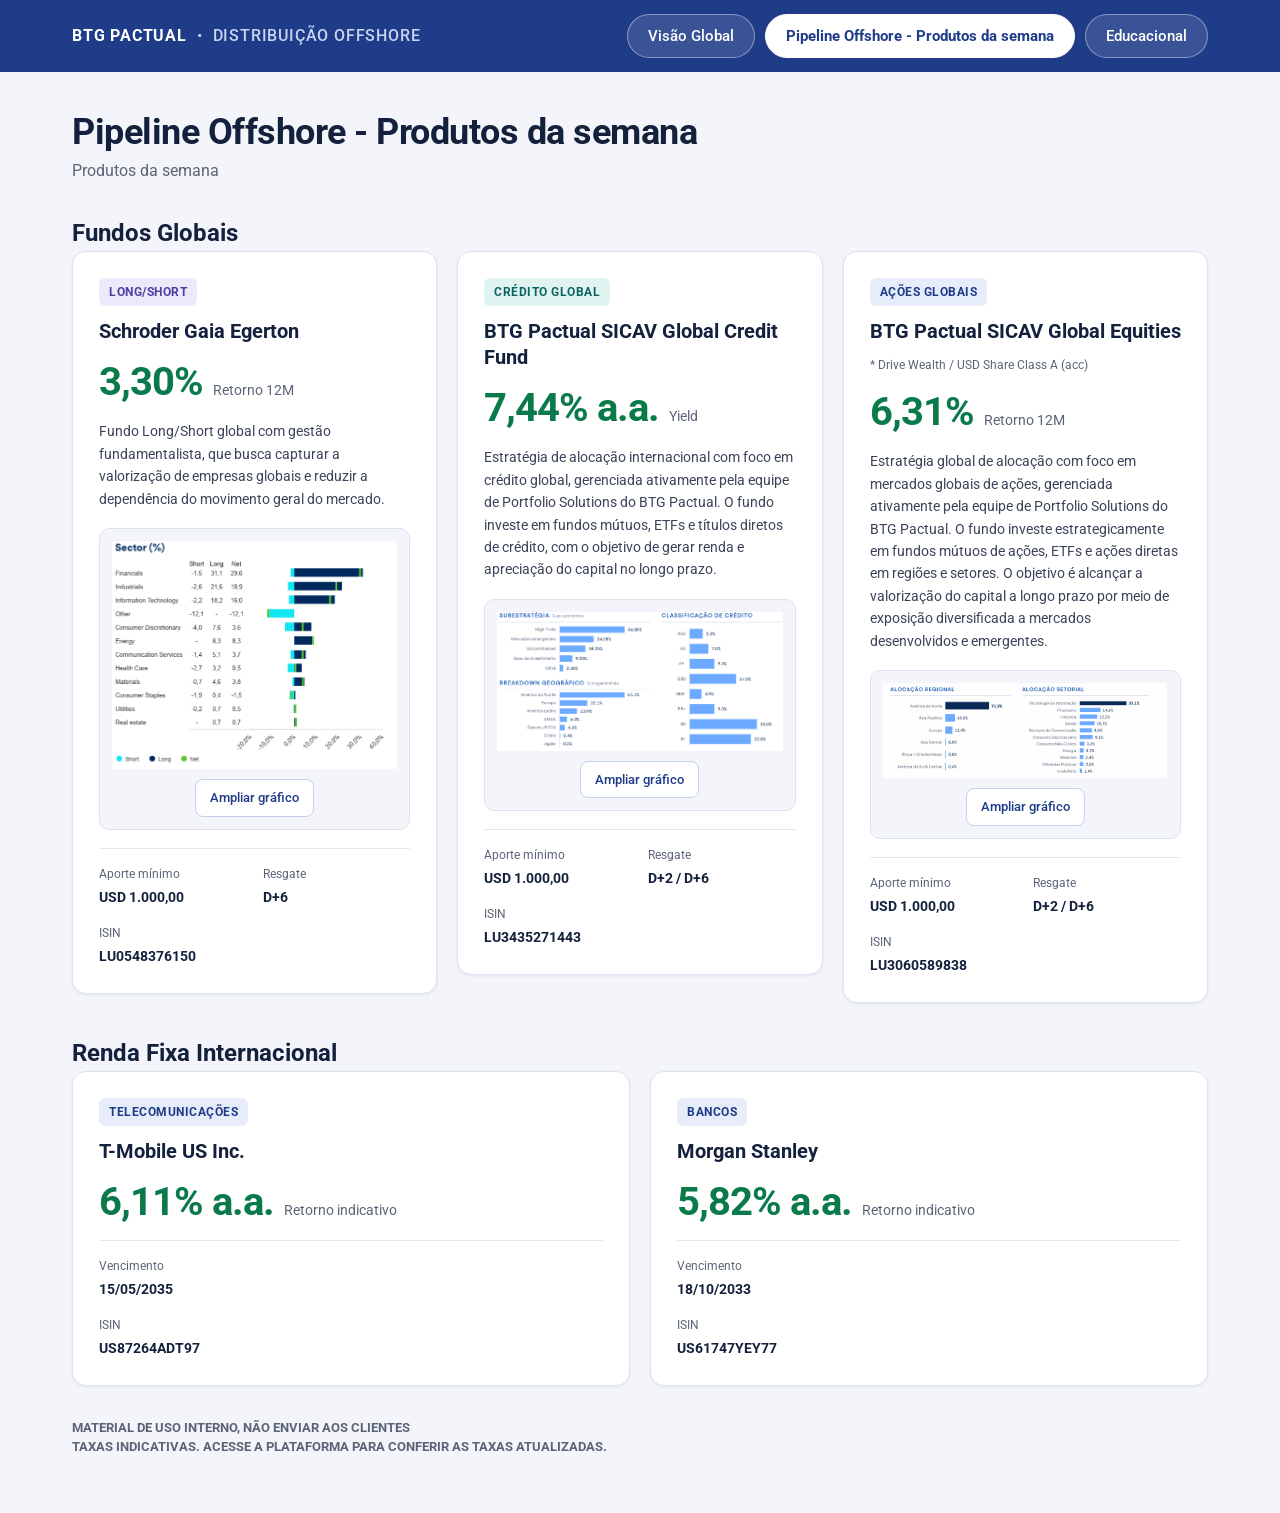
<file: empresas.html>
<!DOCTYPE html>
<html lang="pt-BR">
<head>
<meta charset="UTF-8"/>
<meta name="viewport" content="width=device-width, initial-scale=1"/>
<title>Pipeline Offshore - Produtos da semana — Distribuição Offshore | BTG Pactual</title>
<link rel="stylesheet" href="style.css"/>
</head>
<body>
<header class="topbar">
  <div class="topbar__inner">
    <div class="brand">
      <span class="brand__name">btg pactual</span>
      <span class="brand__dot" aria-hidden="true">•</span>
      <span class="brand__sub">distribuição offshore</span>
    </div>
    <nav class="nav" aria-label="Navegação">
      <a href="./index.html">Visão Global</a>
      <a href="./empresas.html" aria-current="page">Pipeline Offshore - Produtos da semana</a>
      <a href="./educacional.html">Educacional</a>
    </nav>
  </div>
</header>
<main class="container page">
    <header class="page-header">
        <h1>Pipeline Offshore - Produtos da semana</h1>
        <p>Produtos da semana</p>
    </header>
    <section class="pipeline-section" aria-labelledby="fundos-globais">
      <div class="section-title">
        <h2 id="fundos-globais">Fundos Globais</h2>
      </div>
      <div class="grid grid--3 grid--top">
        <article class="card">
          <div class="card__head">
            <span class="badge badge--purple">Long/Short</span>
            <h3 class="card__title">Schroder Gaia Egerton</h3>
          </div>
          <div class="metric">
            <span class="metric__value is-positive">3,30%</span>
            <span class="metric__label">Retorno 12M</span>
          </div>
          <p class="card__desc">Fundo Long/Short global com gestão fundamentalista, que busca capturar a valorização de empresas globais e reduzir a dependência do movimento geral do mercado.</p>
          <figure class="chart">
            <img src="./schroder-gaia-egerton-setores.png" alt="Exposição short, long e líquida por setor do fundo Schroder Gaia Egerton"/>
            <a class="chart__zoom" href="./schroder-gaia-egerton-setores.png" target="_blank" rel="noopener">Ampliar gráfico</a>
          </figure>
          <div class="stats stats--2">
            <div class="stat"><span class="stat__label">Aporte mínimo</span><span class="stat__value">USD 1.000,00</span></div>
            <div class="stat"><span class="stat__label">Resgate</span><span class="stat__value">D+6</span></div>
            <div class="stat stat--full"><span class="stat__label">ISIN</span><span class="isin">LU0548376150</span></div>
          </div>
        </article>
        <article class="card">
          <div class="card__head">
            <span class="badge badge--teal">Crédito Global</span>
            <h3 class="card__title">BTG Pactual SICAV Global Credit Fund</h3>
          </div>
          <div class="metric">
            <span class="metric__value is-positive">7,44% a.a.</span>
            <span class="metric__label">Yield</span>
          </div>
          <p class="card__desc">Estratégia de alocação internacional com foco em crédito global, gerenciada ativamente pela equipe de Portfolio Solutions do BTG Pactual. O fundo investe em fundos mútuos, ETFs e títulos diretos de crédito, com o objetivo de gerar renda e apreciação do capital no longo prazo.</p>
          <figure class="chart">
            <img src="./btg-global-credit-subestrategia.png" alt="Composição por subestratégia e classificação de crédito do fundo Global Credit"/>
            <a class="chart__zoom" href="./btg-global-credit-subestrategia.png" target="_blank" rel="noopener">Ampliar gráfico</a>
          </figure>
          <div class="stats stats--2">
            <div class="stat"><span class="stat__label">Aporte mínimo</span><span class="stat__value">USD 1.000,00</span></div>
            <div class="stat"><span class="stat__label">Resgate</span><span class="stat__value">D+2 / D+6</span></div>
            <div class="stat stat--full"><span class="stat__label">ISIN</span><span class="isin">LU3435271443</span></div>
          </div>
        </article>
        <article class="card">
          <div class="card__head">
            <span class="badge badge--blue">Ações Globais</span>
            <h3 class="card__title">BTG Pactual SICAV Global Equities</h3>
            <span class="card__footnote">* Drive Wealth / USD Share Class A (acc)</span>
          </div>
          <div class="metric">
            <span class="metric__value is-positive">6,31%</span>
            <span class="metric__label">Retorno 12M</span>
          </div>
          <p class="card__desc">Estratégia global de alocação com foco em mercados globais de ações, gerenciada ativamente pela equipe de Portfolio Solutions do BTG Pactual. O fundo investe estrategicamente em fundos mútuos de ações, ETFs e ações diretas em regiões e setores. O objetivo é alcançar a valorização do capital a longo prazo por meio de exposição diversificada a mercados desenvolvidos e emergentes.</p>
          <figure class="chart">
            <img src="./btg-global-equities-alocacao.png" alt="Alocação regional e setorial do fundo Global Equities"/>
            <a class="chart__zoom" href="./btg-global-equities-alocacao.png" target="_blank" rel="noopener">Ampliar gráfico</a>
          </figure>
          <div class="stats stats--2">
            <div class="stat"><span class="stat__label">Aporte mínimo</span><span class="stat__value">USD 1.000,00</span></div>
            <div class="stat"><span class="stat__label">Resgate</span><span class="stat__value">D+2 / D+6</span></div>
            <div class="stat stat--full"><span class="stat__label">ISIN</span><span class="isin">LU3060589838</span></div>
          </div>
        </article>
      </div>
    </section>
    <section class="pipeline-section" aria-labelledby="renda-fixa-internacional">
      <div class="section-title">
        <h2 id="renda-fixa-internacional">Renda Fixa Internacional</h2>
      </div>
      <div class="grid grid--2 grid--top">
        <article class="card">
          <div class="card__head">
            <span class="badge badge--blue">Telecomunicações</span>
            <h3 class="card__title">T-Mobile US Inc.</h3>
          </div>
          <div class="metric">
            <span class="metric__value is-positive">6,11% a.a.</span>
            <span class="metric__label">Retorno indicativo</span>
          </div>
          <div class="stats">
            <div class="stat"><span class="stat__label">Vencimento</span><span class="stat__value">15/05/2035</span></div>
            <div class="stat stat--full"><span class="stat__label">ISIN</span><span class="isin">US87264ADT97</span></div>
          </div>
        </article>
        <article class="card">
          <div class="card__head">
            <span class="badge badge--blue">Bancos</span>
            <h3 class="card__title">Morgan Stanley</h3>
          </div>
          <div class="metric">
            <span class="metric__value is-positive">5,82% a.a.</span>
            <span class="metric__label">Retorno indicativo</span>
          </div>
          <div class="stats">
            <div class="stat"><span class="stat__label">Vencimento</span><span class="stat__value">18/10/2033</span></div>
            <div class="stat stat--full"><span class="stat__label">ISIN</span><span class="isin">US61747YEY77</span></div>
          </div>
        </article>
      </div>
    </section>
    <p class="disclaimer">
      <strong>MATERIAL DE USO INTERNO, NÃO ENVIAR AOS CLIENTES</strong><br />
      <strong>TAXAS INDICATIVAS. ACESSE A PLATAFORMA PARA CONFERIR AS TAXAS ATUALIZADAS.</strong>
    </p>
</main>
</body>
</html>
</file>
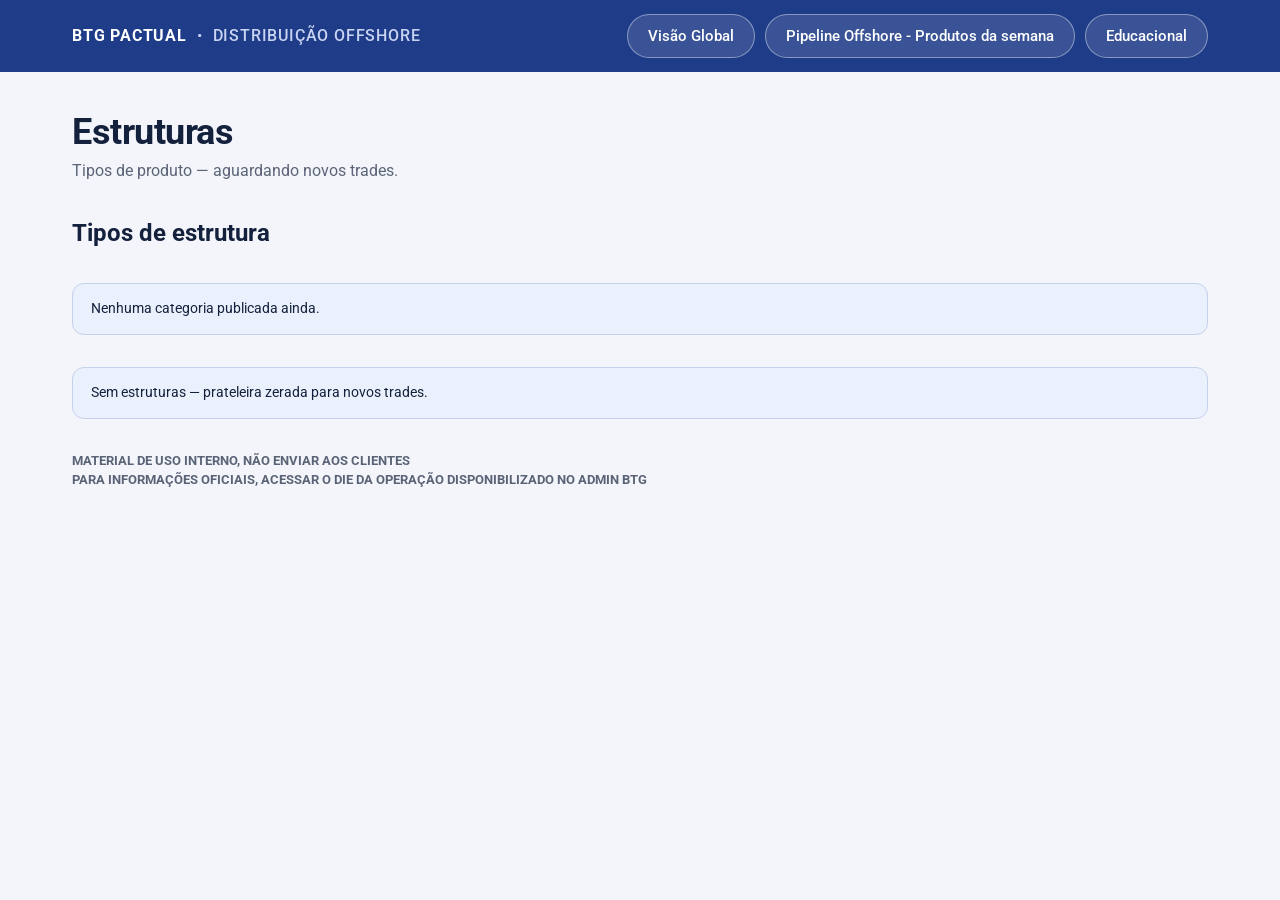
<file: estruturas.html>
<!DOCTYPE html>
<html lang="pt-BR">
<head>
<meta charset="UTF-8"/>
<meta name="viewport" content="width=device-width, initial-scale=1"/>
<title>Estruturas — Distribuição Offshore | BTG Pactual</title>
<link rel="stylesheet" href="style.css"/>
</head>
<body>
<header class="topbar">
  <div class="topbar__inner">
    <div class="brand">
      <span class="brand__name">btg pactual</span>
      <span class="brand__dot" aria-hidden="true">•</span>
      <span class="brand__sub">distribuição offshore</span>
    </div>
    <nav class="nav" aria-label="Navegação">
      <a href="./index.html">Visão Global</a>
      <a href="./empresas.html">Pipeline Offshore - Produtos da semana</a>
      <a href="./educacional.html">Educacional</a>
    </nav>
  </div>
</header>
<main class="container page">
    <header class="page-header">
        <h1>Estruturas</h1>
        <p>Tipos de produto — aguardando novos trades.</p>
    </header>
    <div class="section-title">
      <h2>Tipos de estrutura</h2>
    </div>
    <p class="note">Nenhuma categoria publicada ainda.</p>
    <p class="note">Sem estruturas — prateleira zerada para novos trades.</p>
    <p class="disclaimer">
      <strong>MATERIAL DE USO INTERNO, NÃO ENVIAR AOS CLIENTES</strong><br />
      <strong>PARA INFORMAÇÕES OFICIAIS, ACESSAR O DIE DA OPERAÇÃO DISPONIBILIZADO NO ADMIN BTG</strong>
    </p>
</main>
</body>
</html>
</file>
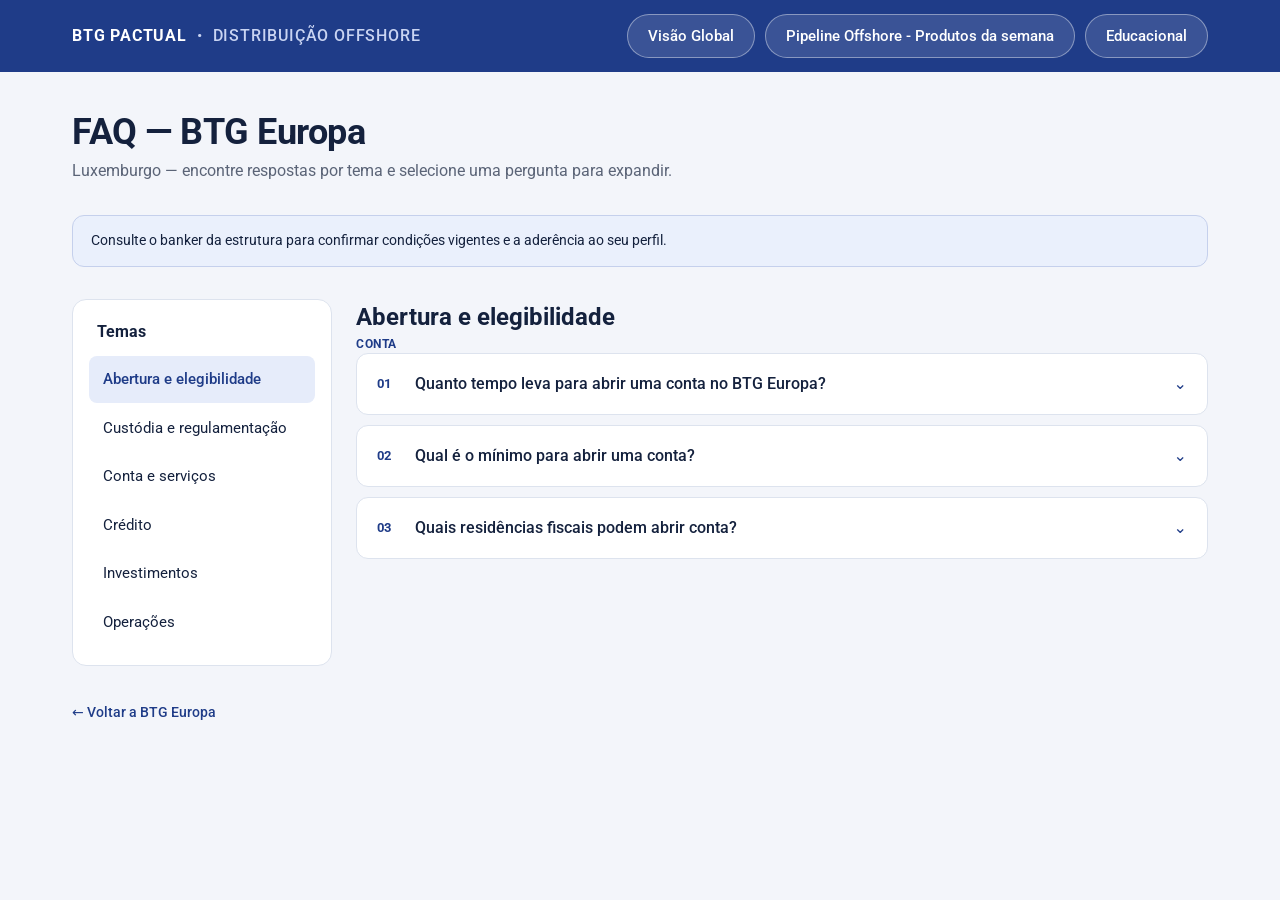
<file: faq-btg-europa.html>
<!DOCTYPE html>
<html lang="pt-BR">
<head>
<meta charset="UTF-8"/>
<meta name="viewport" content="width=device-width, initial-scale=1"/>
<title>FAQ — BTG Europa | Distribuição Offshore</title>
<link rel="stylesheet" href="style.css"/>
<script src="./faq-btg-europa.js" defer></script>
</head>
<body>
<header class="topbar">
  <div class="topbar__inner">
    <div class="brand">
      <span class="brand__name">btg pactual</span>
      <span class="brand__dot" aria-hidden="true">•</span>
      <span class="brand__sub">distribuição offshore</span>
    </div>
    <nav class="nav" aria-label="Navegação">
      <a href="./index.html">Visão Global</a>
      <a href="./empresas.html">Pipeline Offshore - Produtos da semana</a>
      <a href="./educacional.html">Educacional</a>
    </nav>
  </div>
</header>
<main class="container page">
    <header class="page-header">
        <h1>FAQ — BTG Europa</h1>
        <p>Luxemburgo — encontre respostas por tema e selecione uma pergunta para expandir.</p>
    </header>
    <p class="note">Consulte o banker da estrutura para confirmar condições vigentes e a aderência ao seu perfil.</p>
    <div class="faq-layout">
      <aside class="faq-side" aria-label="Temas da FAQ">
        <h2 class="faq-side__title">Temas</h2>
        <nav class="faq-side__list" id="faq-topic-list" aria-label="Perguntas por tema"></nav>
      </aside>
      <div class="faq-main" id="faq-content"></div>
    </div>
    <p><a class="back-link" href="./btg-europa.html">← Voltar a BTG Europa</a></p>
</main>
</body>
</html>
</file>
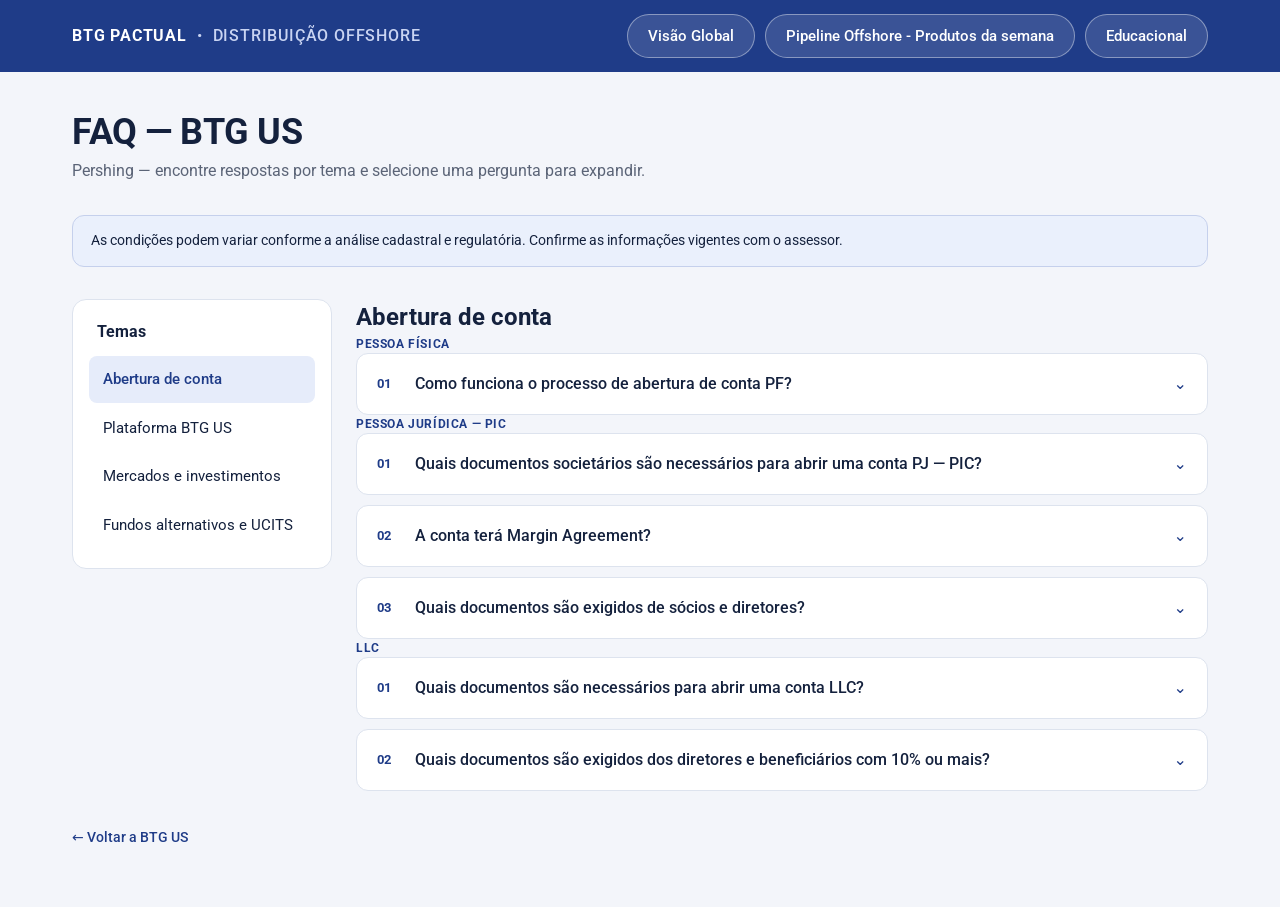
<file: faq-btg-us.html>
<!DOCTYPE html>
<html lang="pt-BR">
<head>
<meta charset="UTF-8"/>
<meta name="viewport" content="width=device-width, initial-scale=1"/>
<title>FAQ — BTG US | Distribuição Offshore</title>
<link rel="stylesheet" href="style.css"/>
<script src="./faq-btg-us.js" defer></script>
</head>
<body>
<header class="topbar">
  <div class="topbar__inner">
    <div class="brand">
      <span class="brand__name">btg pactual</span>
      <span class="brand__dot" aria-hidden="true">•</span>
      <span class="brand__sub">distribuição offshore</span>
    </div>
    <nav class="nav" aria-label="Navegação">
      <a href="./index.html">Visão Global</a>
      <a href="./empresas.html">Pipeline Offshore - Produtos da semana</a>
      <a href="./educacional.html">Educacional</a>
    </nav>
  </div>
</header>
<main class="container page">
    <header class="page-header">
      <h1>FAQ — BTG US</h1>
      <p>Pershing — encontre respostas por tema e selecione uma pergunta para expandir.</p>
    </header>
    <p class="note">As condições podem variar conforme a análise cadastral e regulatória. Confirme as informações vigentes com o assessor.</p>
    <div class="faq-layout">
      <aside class="faq-side" aria-label="Temas da FAQ"><h2 class="faq-side__title">Temas</h2><nav class="faq-side__list" id="faq-topic-list" aria-label="Perguntas por tema"></nav></aside>
      <div class="faq-main" id="faq-content"></div>
    </div>
    <p><a class="back-link" href="./btg-us.html">← Voltar a BTG US</a></p>
</main>
</body>
</html>
</file>
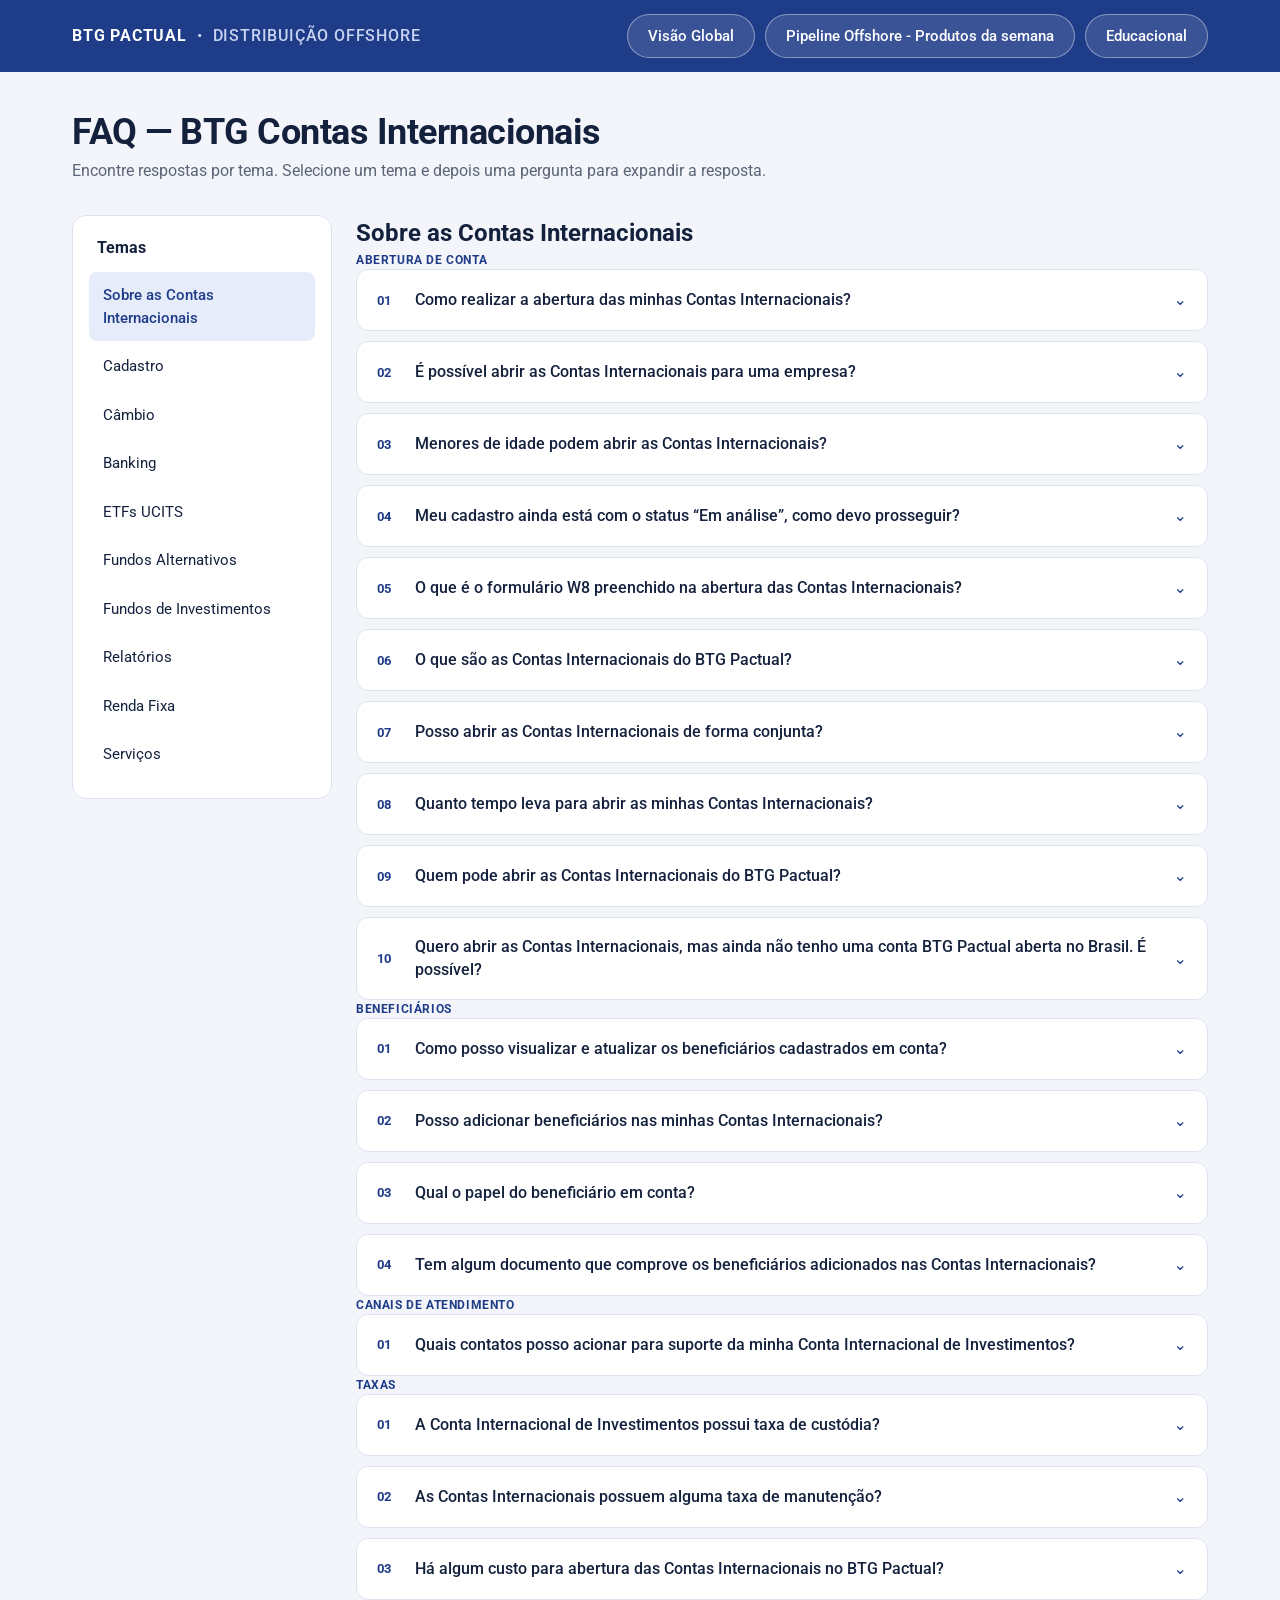
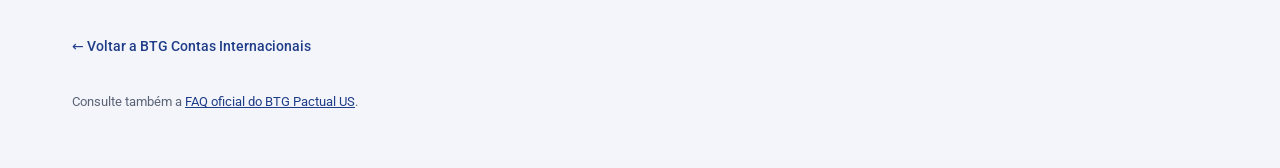
<file: faq-contas-internacionais.html>
<!DOCTYPE html>
<html lang="pt-BR">
<head>
<meta charset="UTF-8"/>
<meta name="viewport" content="width=device-width, initial-scale=1"/>
<title>FAQ — BTG Contas Internacionais | Distribuição Offshore</title>
<link rel="stylesheet" href="style.css"/>
<script src="./faq-contas-internacionais.js" defer></script>
</head>
<body>
<header class="topbar">
  <div class="topbar__inner">
    <div class="brand">
      <span class="brand__name">btg pactual</span>
      <span class="brand__dot" aria-hidden="true">•</span>
      <span class="brand__sub">distribuição offshore</span>
    </div>
    <nav class="nav" aria-label="Navegação principal">
      <a href="./index.html">Visão Global</a>
      <a href="./empresas.html">Pipeline Offshore - Produtos da semana</a>
      <a href="./educacional.html">Educacional</a>
    </nav>
  </div>
</header>
<main class="container page">
    <header class="page-header">
        <h1>FAQ — BTG Contas Internacionais</h1>
        <p>Encontre respostas por tema. Selecione um tema e depois uma pergunta para expandir a resposta.</p>
    </header>
    <div class="faq-layout">
      <aside class="faq-side" aria-label="Temas da FAQ">
        <h2 class="faq-side__title">Temas</h2>
        <nav class="faq-side__list" id="faq-topic-list" aria-label="Perguntas por tema"></nav>
      </aside>
      <div class="faq-main" id="faq-content"></div>
    </div>
    <p><a class="back-link" href="./contas-internacionais.html">← Voltar a BTG Contas Internacionais</a></p>
    <p class="disclaimer">Consulte também a <a href="https://www.btgpactual.us/pt/faq" target="_blank" rel="noopener noreferrer">FAQ oficial do BTG Pactual US</a>.</p>
</main>
</body>
</html>
</file>
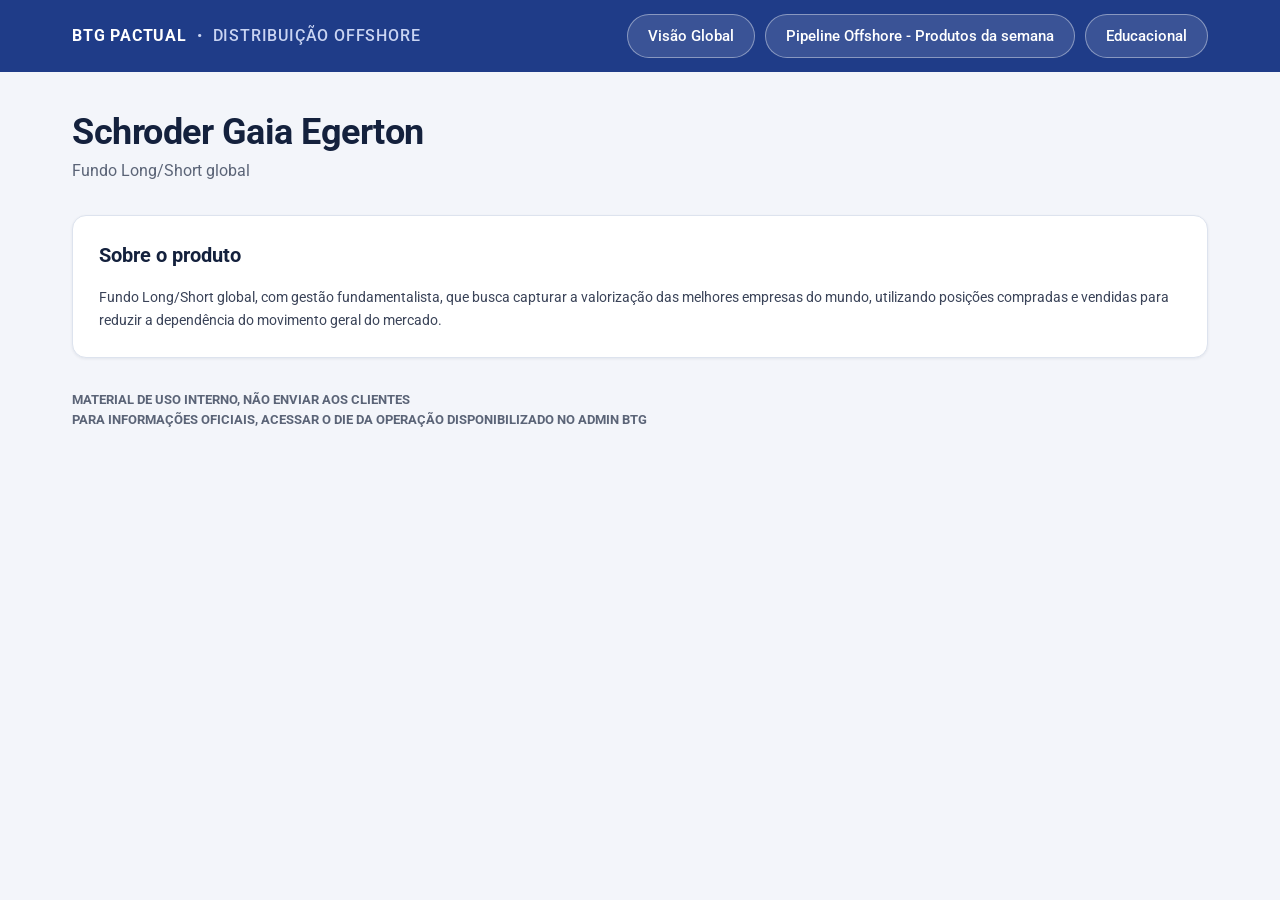
<file: schroder-gaia-egerton.html>
<!DOCTYPE html>
<html lang="pt-BR">
<head>
<meta charset="UTF-8"/>
<meta name="viewport" content="width=device-width, initial-scale=1"/>
<title>Schroder Gaia Egerton — Distribuição Offshore | BTG Pactual</title>
<link rel="stylesheet" href="style.css"/>
</head>
<body>
<header class="topbar">
  <div class="topbar__inner">
    <div class="brand">
      <span class="brand__name">btg pactual</span>
      <span class="brand__dot" aria-hidden="true">•</span>
      <span class="brand__sub">distribuição offshore</span>
    </div>
    <nav class="nav" aria-label="Navegação">
      <a href="./index.html">Visão Global</a>
      <a href="./empresas.html">Pipeline Offshore - Produtos da semana</a>
      <a href="./educacional.html">Educacional</a>
    </nav>
  </div>
</header>
<main class="container page">
    <header class="page-header">
        <h1>Schroder Gaia Egerton</h1>
        <p>Fundo Long/Short global</p>
    </header>
    <section class="card" aria-label="Descrição do produto">
      <h2 class="card__title">Sobre o produto</h2>
      <p class="card__desc">Fundo Long/Short global, com gestão fundamentalista, que busca capturar a valorização das melhores empresas do mundo, utilizando posições compradas e vendidas para reduzir a dependência do movimento geral do mercado.</p>
    </section>
    <p class="disclaimer">
      <strong>MATERIAL DE USO INTERNO, NÃO ENVIAR AOS CLIENTES</strong><br />
      <strong>PARA INFORMAÇÕES OFICIAIS, ACESSAR O DIE DA OPERAÇÃO DISPONIBILIZADO NO ADMIN BTG</strong>
    </p>
</main>
</body>
</html>
</file>
<file: style.css>
/* =========================================================================
   BTG Distribuição Offshore · style.css
   Padrão único para todas as páginas (Visão Global, plataformas, Pipeline,
   Educacional e FAQ). Funciona no celular e no PC.

   COMO USAR
   1. Coloque este arquivo na mesma pasta dos .html (ou em /css e ajuste o caminho).
   2. Em cada página, dentro do <head>:
        <meta name="viewport" content="width=device-width, initial-scale=1">
        <link rel="stylesheet" href="style.css">
   3. Use as classes abaixo. Os DADOS (textos, números, ISIN) continuam os seus.
      Veja exemplos.html para a estrutura de cada componente.

   SUMÁRIO
   1. Variáveis e base        6. Cards, badges e métricas
   2. Cabeçalho e menu        7. Gráficos e "Ver detalhes"
   3. Títulos e botões        8. Visão Global (cards com foto)
   4. Abas, pílulas e busca   9. Educacional
   5. Grades                  10. FAQ (lateral + acordeão)
                              11. Responsivo (celular)
   ========================================================================= */

@import url("https://fonts.googleapis.com/css2?family=Roboto:wght@400;500;700&display=swap");

/* 1. VARIÁVEIS E BASE ---------------------------------------------------- */
:root {
  --azul: #1F3C88;
  --azul-escuro: #14286B;
  --azul-claro: #E6ECFA;
  --azul-borda: #C5D0EC;
  --azul-topo: #C9D4F2;
  --texto: #14213D;
  --texto-2: #3A4358;
  --muted: #5B6477;
  --borda: #DDE3EE;
  --linha: #E4E9F2;
  --fundo: #F3F5FA;
  --branco: #FFFFFF;
  --verde: #0B7A4B;
  --vermelho: #B42318;
  --raio: 14px;
  --sombra: 0 1px 3px rgba(20, 33, 61, 0.07);
  --sombra-hover: 0 6px 18px rgba(20, 33, 61, 0.12);
  --container: 1136px;
}

*, *::before, *::after { box-sizing: border-box; }

html { -webkit-text-size-adjust: 100%; }

body {
  margin: 0;
  background: var(--fundo);
  color: var(--texto);
  font-family: Roboto, system-ui, -apple-system, "Segoe UI", sans-serif;
  font-size: 16px;
  line-height: 1.5;
}

h1, h2, h3, p { margin: 0; }
img { max-width: 100%; }
a { color: var(--azul); }
a:hover { color: var(--azul-escuro); }

:where(a, button, input, summary):focus-visible {
  outline: 3px solid #8FA3DC;
  outline-offset: 2px;
}

.container {
  width: 100%;
  max-width: calc(var(--container) + 48px);
  margin: 0 auto;
  padding: 0 24px;
}

/* Páginas de plataforma (com menu lateral): usa mais a largura da tela */
.container--wide { max-width: calc(1440px + 48px); }

.page { padding-top: 40px; padding-bottom: 56px; display: flex; flex-direction: column; gap: 32px; }

.sr-only {
  position: absolute; width: 1px; height: 1px; overflow: hidden;
  clip: rect(0 0 0 0); white-space: nowrap;
}

/* 2. CABEÇALHO E MENU ---------------------------------------------------- */
/* Marca à esquerda ("BTG PACTUAL • DISTRIBUIÇÃO OFFSHORE") e menu em pílulas à direita.
   A faixa fina "Uso interno" foi removida: o aviso fica no rodapé da Visão Global. */
.topbar { background: var(--azul); color: #fff; }

.topbar__inner {
  max-width: calc(var(--container) + 48px);
  margin: 0 auto;
  padding: 14px 24px;
  display: flex; flex-wrap: wrap; align-items: center; justify-content: space-between;
  gap: 12px 32px;
}

.brand {
  display: flex; align-items: baseline; gap: 10px; white-space: nowrap;
  font-size: 16px; letter-spacing: 0.8px; text-transform: uppercase;
}
.brand__name { font-weight: 700; }
.brand__dot  { color: var(--azul-topo); }
.brand__sub  { font-weight: 500; color: var(--azul-topo); }

.nav { display: flex; flex-wrap: wrap; gap: 10px; }
.nav a {
  display: inline-flex; align-items: center; gap: 10px;
  min-height: 44px; padding: 0 20px; border-radius: 999px;
  font-size: 15px; font-weight: 500; color: #fff; text-decoration: none;
  background: rgba(255, 255, 255, 0.12); border: 1px solid rgba(255, 255, 255, 0.4);
  transition: background 0.15s ease;
}
.nav a:hover { background: rgba(255, 255, 255, 0.26); color: #fff; }
.nav a.is-active, .nav a[aria-current="page"] {
  background: #fff; border-color: #fff; color: var(--azul); font-weight: 700;
}

/* 3. TÍTULOS E BOTÕES ---------------------------------------------------- */
.page-header { display: flex; flex-direction: column; gap: 6px; }
.page-header h1 { font-size: 36px; line-height: 1.15; font-weight: 700; letter-spacing: -0.5px; }
.page-header p { font-size: 16px; color: var(--muted); }

.page-header--row {
  flex-direction: row; flex-wrap: wrap; align-items: flex-end; justify-content: space-between; gap: 20px;
}
.page-header--row > div { display: flex; flex-direction: column; gap: 6px; }

.section-title { display: flex; align-items: baseline; gap: 12px; }
.section-title h2 { font-size: 24px; font-weight: 700; }
.section-title .count { font-size: 14px; color: var(--muted); }

.btn {
  display: inline-flex; align-items: center; gap: 10px;
  font: inherit; font-size: 15px; font-weight: 500; text-decoration: none;
  color: var(--azul); background: #fff;
  border: 1px solid var(--azul-borda); border-radius: 10px;
  padding: 12px 18px; min-height: 44px; cursor: pointer;
}
.btn:hover { border-color: var(--azul); color: var(--azul-escuro); }

.back-link {
  display: inline-flex; align-items: center; gap: 6px;
  font-size: 14px; font-weight: 500; text-decoration: none; min-height: 28px;
}

.note {
  display: flex; align-items: flex-start; gap: 12px;
  background: #EAF0FC; border: 1px solid var(--azul-borda); border-radius: 12px;
  padding: 14px 18px; font-size: 14px; line-height: 1.55;
}

.disclaimer { font-size: 13px; line-height: 1.5; color: var(--muted); }

/* 4. ABAS, PÍLULAS E BUSCA ----------------------------------------------- */
.pills { display: flex; flex-wrap: wrap; gap: 8px; }

.pill {
  font: inherit; font-size: 15px; color: var(--texto); background: #fff;
  border: 1px solid var(--azul-borda); border-radius: 999px;
  padding: 11px 20px; min-height: 44px; cursor: pointer;
}
.pill:hover { border-color: var(--azul); }
.pill.is-active, .pill[aria-selected="true"] {
  background: var(--azul); border-color: var(--azul); color: #fff; font-weight: 500;
}

/* Subcategorias (ex.: ETFs: Caixa e Curto Prazo, Títulos Globais) */
.chips { display: flex; flex-wrap: wrap; gap: 8px; }
.chip {
  font: inherit; font-size: 14px; color: var(--muted); background: transparent;
  border: 1px solid var(--azul-borda); border-radius: 8px;
  padding: 9px 16px; min-height: 44px; cursor: pointer;
}
.chip:hover { border-color: var(--azul); }
.chip.is-active, .chip[aria-selected="true"] {
  color: var(--azul); background: var(--azul-claro); border-color: var(--azul); font-weight: 500;
}

/* Subabas com sublinhado (ex.: Títulos Soberanos / Corporativos) */
.subtabs { display: flex; flex-wrap: wrap; gap: 28px; border-bottom: 1px solid var(--borda); }
.subtab {
  font: inherit; font-size: 16px; color: var(--muted); background: transparent; border: 0;
  border-bottom: 3px solid transparent; margin-bottom: -1px;
  padding: 12px 0 11px; min-height: 44px; cursor: pointer;
}
.subtab.is-active, .subtab[aria-selected="true"] {
  color: var(--azul); font-weight: 500; border-bottom-color: var(--azul);
}

.toolbar { display: flex; flex-wrap: wrap; align-items: center; justify-content: space-between; gap: 16px; }

.search {
  display: flex; align-items: center; gap: 10px;
  background: #fff; border: 1px solid var(--azul-borda); border-radius: 10px;
  padding: 0 14px; min-height: 44px; min-width: 260px;
}
.search input {
  font: inherit; font-size: 15px; width: 100%;
  border: 0; outline: 0; background: transparent; color: var(--texto);
}
.search:focus-within { border-color: var(--azul); box-shadow: 0 0 0 3px rgba(31, 60, 136, 0.15); }

/* 5. GRADES -------------------------------------------------------------- */
/* Quebram sozinhas: 3 colunas no PC, 2 no tablet, 1 no celular. */
.grid { display: grid; gap: 20px; grid-template-columns: repeat(auto-fit, minmax(min(100%, 340px), 1fr)); }
.grid--2 { grid-template-columns: repeat(auto-fit, minmax(min(100%, 440px), 1fr)); }
.grid--3 { grid-template-columns: repeat(auto-fit, minmax(min(100%, 320px), 1fr)); }
/* Grade de produtos: o número de colunas se ajusta sozinho à largura (2, 3 ou 4 cards por fileira) */
.grid--cards { grid-template-columns: repeat(auto-fill, minmax(min(100%, 280px), 1fr)); }
.grid--top { align-items: start; } /* cards compactos de renda fixa */
.grid > .card { height: 100%; }
.grid--top > .card { height: auto; }

/* 6. CARDS, BADGES E MÉTRICAS -------------------------------------------- */
.card {
  background: var(--branco);
  border: 1px solid var(--borda);
  border-radius: var(--raio);
  padding: 26px;
  display: flex; flex-direction: column; gap: 18px;
  box-shadow: var(--sombra);
}

.card__head { display: flex; flex-direction: column; align-items: flex-start; gap: 12px; }
.card__eyebrow { font-size: 13px; color: var(--muted); }
.card__title { font-size: 20px; line-height: 1.3; font-weight: 700; color: var(--texto); }
/* Título com altura de 3 linhas: retorno, divisória e ISIN alinham entre cards da mesma fileira */
.card__title--sm { font-size: 17px; line-height: 1.35; min-height: 2.7em; }
.card__desc { font-size: 14px; line-height: 1.6; color: var(--texto-2); }
.card__footnote { font-size: 12px; color: var(--muted); }

.badge {
  display: inline-block;
  font-size: 12px; font-weight: 700; letter-spacing: 0.5px; text-transform: uppercase;
  color: var(--azul); background: var(--azul-claro);
  border-radius: 6px; padding: 5px 10px;
}
.badge--teal   { color: #0B6360; background: #E1F3F1; }
.badge--purple { color: #4B3FA3; background: #ECE9FA; }
.badge--amber  { color: #8A5300; background: #FFF1D6; }
.badge--blue   { color: var(--azul); background: var(--azul-claro); }
.badge--ticker { text-transform: none; letter-spacing: 0.6px; font-size: 13px; }

/* Número principal do card (retorno, yield, YTW...) */
.metric { display: flex; flex-wrap: wrap; align-items: baseline; gap: 4px 10px; }
.metric__value {
  font-size: 40px; line-height: 1; font-weight: 700; letter-spacing: -1px; color: var(--azul);
}
.metric__label { font-size: 14px; color: var(--muted); }
.metric__value.is-positive { color: var(--verde); }
.metric__value.is-negative { color: var(--vermelho); }
.metric__value.is-neutral  { color: var(--muted); }

/* Linha de dados na base do card (aporte, resgate, vencimento, ISIN...) */
.stats {
  display: grid; grid-template-columns: repeat(3, minmax(0, 1fr)); gap: 16px;
  border-top: 1px solid var(--linha); padding-top: 16px;
  margin-top: auto; /* dados sempre na base do card */
}
.stats--2 { grid-template-columns: repeat(2, minmax(0, 1fr)); }
.stat { display: flex; flex-direction: column; align-items: flex-start; gap: 4px; min-width: 0; }
.stat__label { font-size: 12px; color: var(--muted); }
.stat__value { margin: 0; padding: 0; text-align: left; font-size: 14px; font-weight: 700; }
.stat--span-2 { grid-column: span 2; }
.stat--full { grid-column: 1 / -1; }

.isin { display: flex; align-items: center; justify-content: flex-start; gap: 6px; font-size: 14px; font-weight: 700; word-break: break-all; }
.copy-btn {
  position: relative; flex: none;
  display: inline-flex; align-items: center; justify-content: center;
  width: 28px; height: 28px; padding: 0; border: 0; border-radius: 6px;
  background: transparent; color: var(--azul); cursor: pointer;
}
.copy-btn::after { content: ""; position: absolute; inset: -8px; } /* área de toque maior */
.copy-btn:hover { background: var(--azul-claro); }
.copy-btn.is-copied { color: var(--verde); }

/* 7. GRÁFICOS E "VER DETALHES" ------------------------------------------- */
.chart {
  margin: 0; background: var(--fundo); border: 1px solid var(--borda);
  border-radius: 10px; padding: 12px; text-align: center;
}
.chart img { display: block; width: 100%; height: auto; }
.chart__zoom {
  display: inline-block; margin-top: 10px;
  font-size: 13px; font-weight: 500; text-decoration: none;
  color: var(--azul); background: #fff; border: 1px solid var(--azul-borda);
  border-radius: 8px; padding: 8px 14px;
}
.chart__zoom:hover { border-color: var(--azul); }
.chart--placeholder {
  border-style: dashed; min-height: 180px;
  display: flex; flex-direction: column; align-items: center; justify-content: center;
  gap: 8px; color: var(--muted); font-size: 13px;
}

.details { border-top: 1px solid var(--linha); padding-top: 14px; }
.details summary {
  cursor: pointer; list-style: none; min-height: 28px;
  font-size: 14px; font-weight: 500; color: var(--azul);
}
.details summary::-webkit-details-marker { display: none; }
.details summary::after { content: " ▾"; }
.details[open] summary::after { content: " ▴"; }
.details__body {
  display: grid; grid-template-columns: repeat(2, minmax(0, 1fr)); gap: 14px 16px; padding-top: 14px;
}

/* 8. VISÃO GLOBAL (cards com foto) --------------------------------------- */
/* Grade 2x2 (1 coluna no celular). Foto escura com degradê azul-marinho. */
.photo-grid { display: grid; gap: 24px; grid-template-columns: repeat(2, minmax(0, 1fr)); }

.photo-card {
  position: relative; display: flex; flex-direction: column; justify-content: flex-end;
  aspect-ratio: 16 / 9;
  border-radius: var(--raio); overflow: hidden;
  background: var(--azul-escuro); color: #fff; text-decoration: none;
  box-shadow: var(--sombra);
  transition: box-shadow 0.25s ease, transform 0.25s ease;
}
.photo-card:hover { color: #fff; box-shadow: var(--sombra-hover); transform: translateY(-2px); }
.photo-card__img {
  position: absolute; inset: 0; width: 100%; height: 100%; object-fit: cover;
  transition: transform 0.5s ease;
}
.photo-card:hover .photo-card__img { transform: scale(1.04); }
.photo-card::before {
  content: ""; position: absolute; inset: 0; z-index: 1;
  background: linear-gradient(180deg, rgba(0, 25, 70, 0.1) 0%, rgba(0, 25, 70, 0.92) 100%);
}
.photo-card__body {
  position: relative; z-index: 2; padding: 26px;
  display: flex; flex-wrap: nowrap; align-items: flex-end; justify-content: space-between; gap: 12px 16px;
}
.photo-card__text { min-width: 0; }
.photo-card__title { font-size: 28px; line-height: 1.15; font-weight: 700; letter-spacing: -0.3px; }
.photo-card__sub { font-size: 14px; color: #E3E9F8; margin-top: 4px; }

/* Botão arredondado "Acessar" (mesmo padrão em todos os cards) */
.photo-card__go, .btn-round {
  display: inline-flex; flex: none; align-items: center; justify-content: center; gap: 8px;
  white-space: nowrap; text-decoration: none;
  background: #fff; color: var(--azul); font-weight: 700; border-radius: 999px;
}
.photo-card__go { font-size: 14px; padding: 10px 18px; }
.photo-card:hover .photo-card__go, .btn-round:hover { background: var(--azul-claro); color: var(--azul-escuro); }

/* Aviso de uso interno (rodapé da Visão Global) */
.internal-note {
  font-size: 12px; line-height: 1.6; font-weight: 500; letter-spacing: 0.3px;
  text-transform: uppercase; color: var(--muted);
}

/* 9. EDUCACIONAL --------------------------------------------------------- */
.hero-banner {
  background: var(--azul); color: #fff; border-radius: 16px; padding: 40px;
  display: flex; flex-wrap: wrap; align-items: center; justify-content: space-between; gap: 24px;
}
.hero-banner__text { display: flex; flex-direction: column; gap: 10px; max-width: 640px; }
.hero-banner__eyebrow { font-size: 12px; font-weight: 700; letter-spacing: 0.8px; text-transform: uppercase; color: var(--azul-topo); }
.hero-banner h2 { font-size: 34px; line-height: 1.15; font-weight: 700; letter-spacing: -0.5px; }
.hero-banner p { font-size: 16px; line-height: 1.55; color: #E3E9F8; }
.hero-banner__stats { display: flex; gap: 12px; }
.hero-banner__stat {
  display: flex; flex-direction: column; gap: 2px; min-width: 90px;
  background: rgba(255, 255, 255, 0.14); border-radius: 12px; padding: 14px 22px;
}
.hero-banner__stat strong { font-size: 28px; line-height: 1.1; }
.hero-banner__stat span { font-size: 13px; color: #E3E9F8; }

.theme-card { gap: 14px; padding: 24px; }
.theme-card__top { display: flex; align-items: center; justify-content: space-between; gap: 12px; }
.theme-card__icon {
  display: inline-flex; align-items: center; justify-content: center;
  width: 44px; height: 44px; border-radius: 50%; background: var(--azul-claro); color: var(--azul);
}
.theme-card__link {
  margin-top: auto; display: inline-flex; align-items: center; gap: 6px;
  font-size: 14px; font-weight: 500; text-decoration: none; min-height: 28px;
}
.theme-card__link:hover { text-decoration: underline; }

/* 9b. FAQ EM DESTAQUE E ESTADO VAZIO (páginas de plataforma) -------------- */
/* Banner no topo de BTG Contas Internacionais, BTG US, BTG Cayman e BTG Europa.
   Só aparece se a plataforma tiver FAQ. Sem FAQ, não mostrar nada ("em breve" removido). */
.faq-banner {
  background: linear-gradient(135deg, var(--azul) 0%, var(--azul-escuro) 100%);
  color: #fff; border-radius: 16px; padding: 28px 36px;
  display: flex; flex-wrap: wrap; align-items: center; justify-content: space-between;
  gap: 20px 32px; box-shadow: 0 6px 18px rgba(20, 33, 61, 0.14);
}
.faq-banner__text { display: flex; align-items: center; gap: 20px; flex: 1 1 320px; min-width: 0; }
.faq-banner__icon {
  flex: none; display: inline-flex; align-items: center; justify-content: center;
  width: 56px; height: 56px; border-radius: 50%; background: rgba(255, 255, 255, 0.16);
}
.faq-banner__body { display: flex; flex-direction: column; gap: 6px; min-width: 0; }
.faq-banner__eyebrow { font-size: 12px; font-weight: 700; letter-spacing: 0.8px; text-transform: uppercase; color: var(--azul-topo); }
.faq-banner__title { font-size: 26px; line-height: 1.2; font-weight: 700; letter-spacing: -0.3px; }
.faq-banner .btn-round { font-size: 16px; min-height: 52px; padding: 0 28px; }

.empty-state {
  background: #fff; border: 1px dashed #AEBBDD; border-radius: var(--raio);
  padding: 40px 24px; display: flex; flex-direction: column; align-items: center; gap: 10px;
  text-align: center; color: var(--muted);
}

/* 9c. PÁGINA DE PLATAFORMA (menu Produtos na lateral) --------------------- */
.shop { display: grid; grid-template-columns: 220px minmax(0, 1fr); gap: 24px; align-items: start; }
.shop--with-subs { grid-template-columns: 220px 240px minmax(0, 1fr); }

.shop__products, .shop__subs {
  background: #fff; border: 1px solid var(--borda); border-radius: var(--raio);
}
.shop__products { padding: 20px 16px; display: flex; flex-direction: column; gap: 14px; }
.shop__subs { padding: 12px; max-height: 520px; overflow-y: auto; }
.shop__heading { padding: 0 4px; font-size: 18px; font-weight: 700; }
.shop__list { display: flex; flex-direction: column; gap: 8px; }
.shop__content { display: flex; flex-direction: column; gap: 16px; min-width: 0; }
.shop__title { font-size: 22px; font-weight: 700; }

.side-pill {
  display: block; width: 100%; text-align: left;
  font: inherit; font-size: 15px; color: var(--texto); background: #fff;
  border: 1px solid var(--azul-borda); border-radius: 999px;
  padding: 11px 18px; min-height: 44px; cursor: pointer;
}
.side-pill:hover { border-color: var(--azul); }
.side-pill.is-active, .side-pill[aria-selected="true"] {
  background: var(--azul); border-color: var(--azul); color: #fff; font-weight: 700;
}

.side-sub {
  display: block; width: 100%; text-align: left;
  font: inherit; font-size: 14px; line-height: 1.35; color: var(--muted); background: #fff;
  border: 1px solid var(--azul-borda); border-radius: 8px;
  padding: 10px 14px; min-height: 44px; cursor: pointer;
}
.side-sub:hover { border-color: var(--azul); }
.side-sub.is-active, .side-sub[aria-selected="true"] {
  color: var(--azul); background: var(--azul-claro); border-color: var(--azul); font-weight: 500;
}

/* Aviso "Confira na plataforma as taxas atualizadas." */
.info-note {
  display: flex; align-items: center; gap: 12px;
  background: #EAF0FC; border: 1px solid var(--azul-borda); border-left: 4px solid var(--azul);
  border-radius: 10px; padding: 14px 18px;
  font-size: 15px; font-weight: 500; color: var(--azul-escuro);
}
.info-note svg { flex: none; color: var(--azul); }

/* 10. FAQ (temas na lateral + acordeão) ---------------------------------- */
.faq-layout { display: flex; flex-wrap: wrap; align-items: flex-start; gap: 24px; }

.faq-side {
  flex: 0 0 260px;
  background: #fff; border: 1px solid var(--borda); border-radius: var(--raio);
  padding: 20px 16px; display: flex; flex-direction: column; gap: 12px;
}
.faq-side__title { padding: 0 8px; font-size: 16px; font-weight: 700; }
.faq-side__list { display: flex; flex-direction: column; gap: 2px; }

.faq-theme {
  display: block; width: 100%; text-align: left;
  font: inherit; font-size: 15px; color: var(--texto); text-decoration: none;
  background: transparent; border: 0; border-radius: 8px;
  padding: 12px 14px; min-height: 44px; cursor: pointer;
}
.faq-theme:hover { background: var(--fundo); }
.faq-theme.is-active, .faq-theme[aria-current="true"], .faq-theme[aria-current="page"] {
  background: var(--azul-claro); color: var(--azul); font-weight: 500;
}

.faq-main { flex: 999 1 520px; min-width: 0; display: flex; flex-direction: column; gap: 16px; }
.faq-main h2 { font-size: 24px; font-weight: 700; }
.faq-group { font-size: 12px; font-weight: 700; letter-spacing: 0.6px; text-transform: uppercase; color: var(--azul); }

.faq-list { display: flex; flex-direction: column; gap: 10px; }

.faq-item { background: #fff; border: 1px solid var(--borda); border-radius: 12px; overflow: hidden; }
.faq-item[open], .faq-item.is-open { border-color: var(--azul-borda); }
.faq-item summary {
  display: flex; align-items: center; gap: 16px;
  padding: 18px 20px; min-height: 44px; cursor: pointer; list-style: none;
}
.faq-item summary::-webkit-details-marker { display: none; }
.faq-item__num { min-width: 22px; font-size: 13px; font-weight: 700; color: var(--azul); }
.faq-item__q { flex: 1; font-size: 16px; font-weight: 500; line-height: 1.4; }
.faq-item[open] .faq-item__q { color: var(--azul); }
.faq-item__chev { flex: none; transition: transform 0.2s ease; color: var(--azul); }
.faq-item[open] .faq-item__chev { transform: rotate(180deg); }
.faq-item__a { padding: 0 20px 20px 58px; max-width: 700px; font-size: 15px; line-height: 1.65; color: var(--texto-2); }

/* 11. RESPONSIVO ---------------------------------------------------------- */
@media (max-width: 1023px) {
  .photo-card__title { font-size: 24px; }
  .shop { grid-template-columns: minmax(0, 1fr); }
  .shop__subs { max-height: none; }
}

@media (max-width: 760px) {
  /* Produtos e subcategorias viram faixas horizontais */
  .shop__list { flex-direction: row; overflow-x: auto; padding-bottom: 4px; }
  .side-pill, .side-sub { width: auto; flex: none; white-space: nowrap; }
  .shop__products { padding: 14px 12px; }

  .faq-side { flex-basis: 100%; min-width: 0; max-width: 100%; padding: 14px 12px; }
  .faq-side__list { flex-direction: row; overflow-x: auto; padding-bottom: 4px; }
  .faq-theme { width: auto; white-space: nowrap; }
}

@media (max-width: 640px) {
  .container { padding: 0 16px; }
  .page { padding-top: 24px; padding-bottom: 40px; gap: 24px; }

  .topbar__inner { padding: 12px 16px; gap: 10px; }
  .brand { font-size: 14px; }
  .nav { width: 100%; flex-wrap: nowrap; overflow-x: auto; padding-bottom: 4px; }
  .nav a { white-space: nowrap; flex: none; }

  .page-header h1 { font-size: 28px; }
  .section-title h2 { font-size: 21px; }

  .card { padding: 20px; gap: 16px; }
  .metric__value { font-size: 34px; }

  /* 3 colunas ficam apertadas no celular: vira 2 e o ISIN ocupa a linha toda */
  .stats { grid-template-columns: repeat(2, minmax(0, 1fr)); }
  .stat--span-2 { grid-column: 1 / -1; }

  .search { min-width: 0; width: 100%; }
  .toolbar > .pills, .toolbar > .chips { width: 100%; }

  .subtabs { gap: 20px; overflow-x: auto; flex-wrap: nowrap; }
  .subtab { white-space: nowrap; }

  .photo-grid { grid-template-columns: 1fr; }
  .photo-card__body { padding: 20px; }
  .photo-card__title { font-size: 22px; }

  .faq-banner { padding: 24px; }
  .faq-banner__title { font-size: 22px; }
  .faq-banner .btn-round { width: 100%; }

  .hero-banner { padding: 24px; }
  .hero-banner h2 { font-size: 26px; }

  .faq-item summary { padding: 16px; gap: 12px; }
  .faq-item__a { padding: 0 16px 16px 16px; }
}

@media (prefers-reduced-motion: reduce) {
  *, *::before, *::after { transition: none !important; animation: none !important; }
}
</file>
